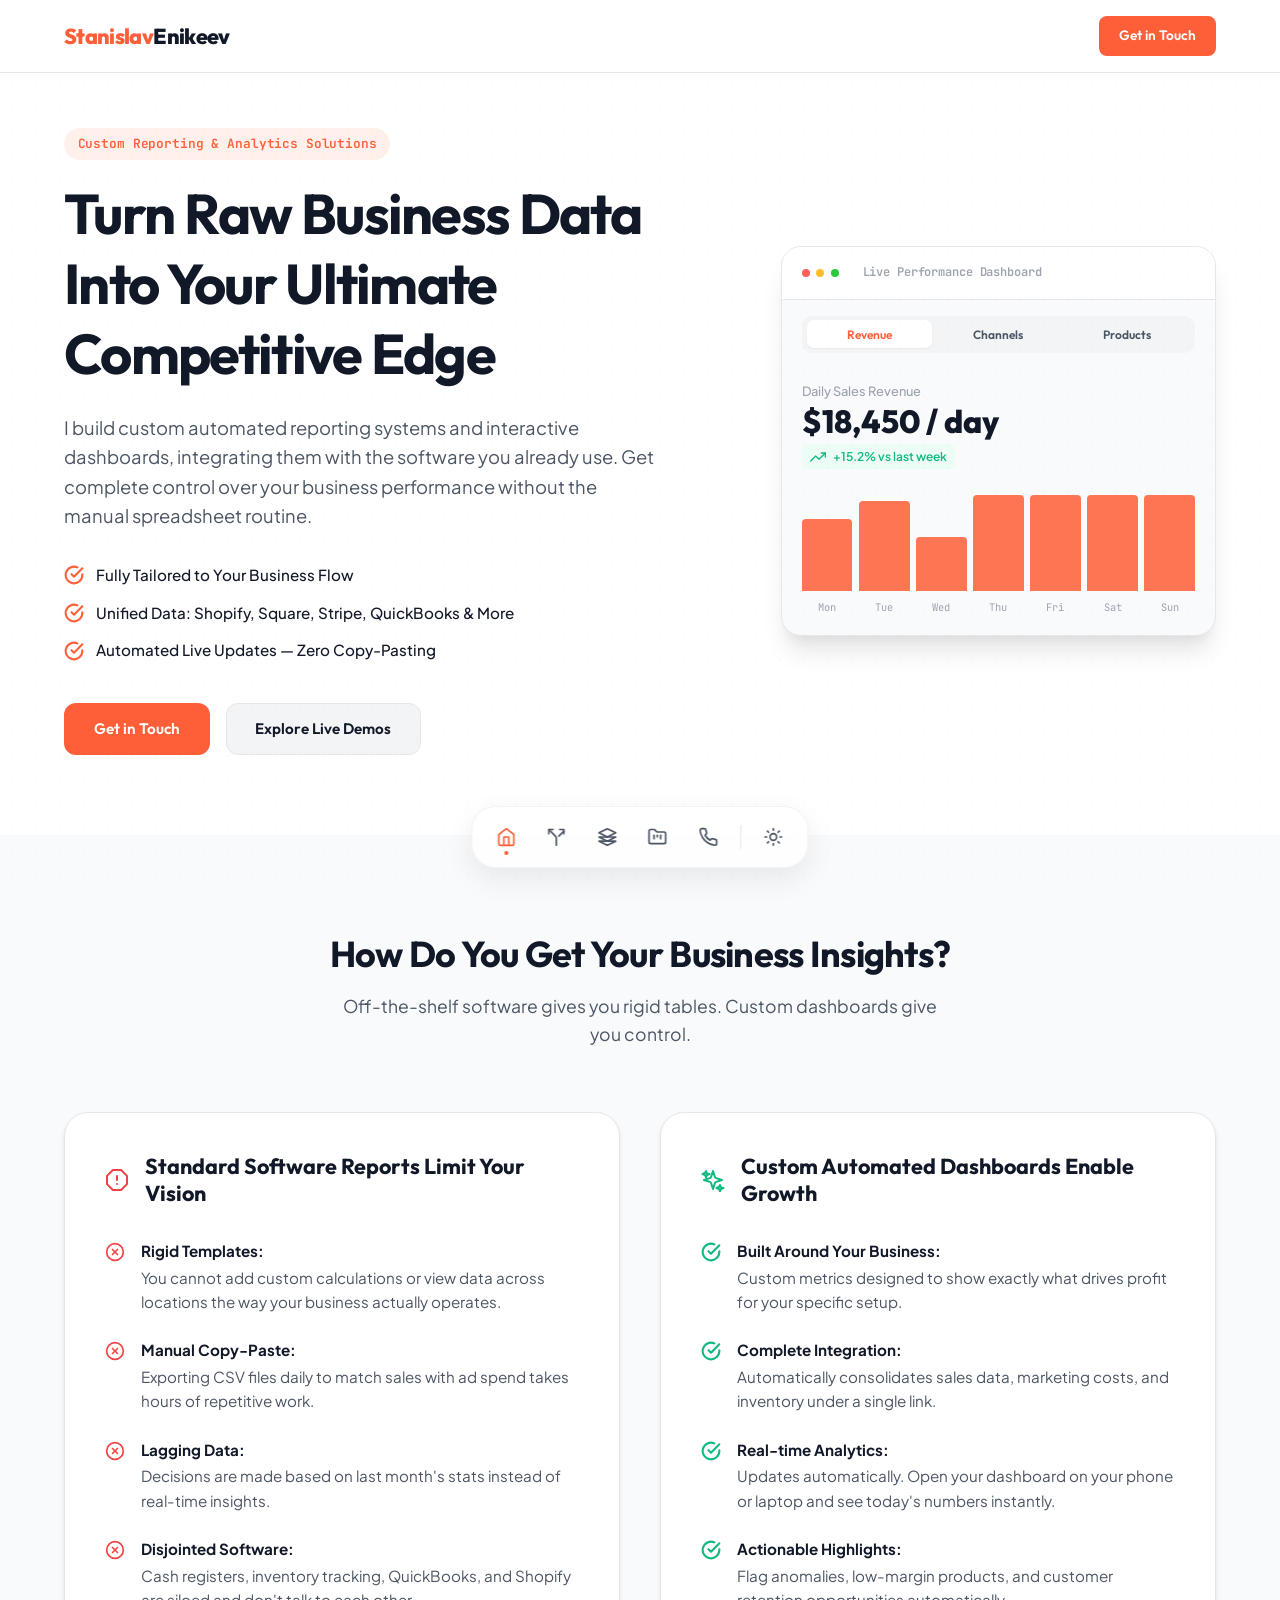
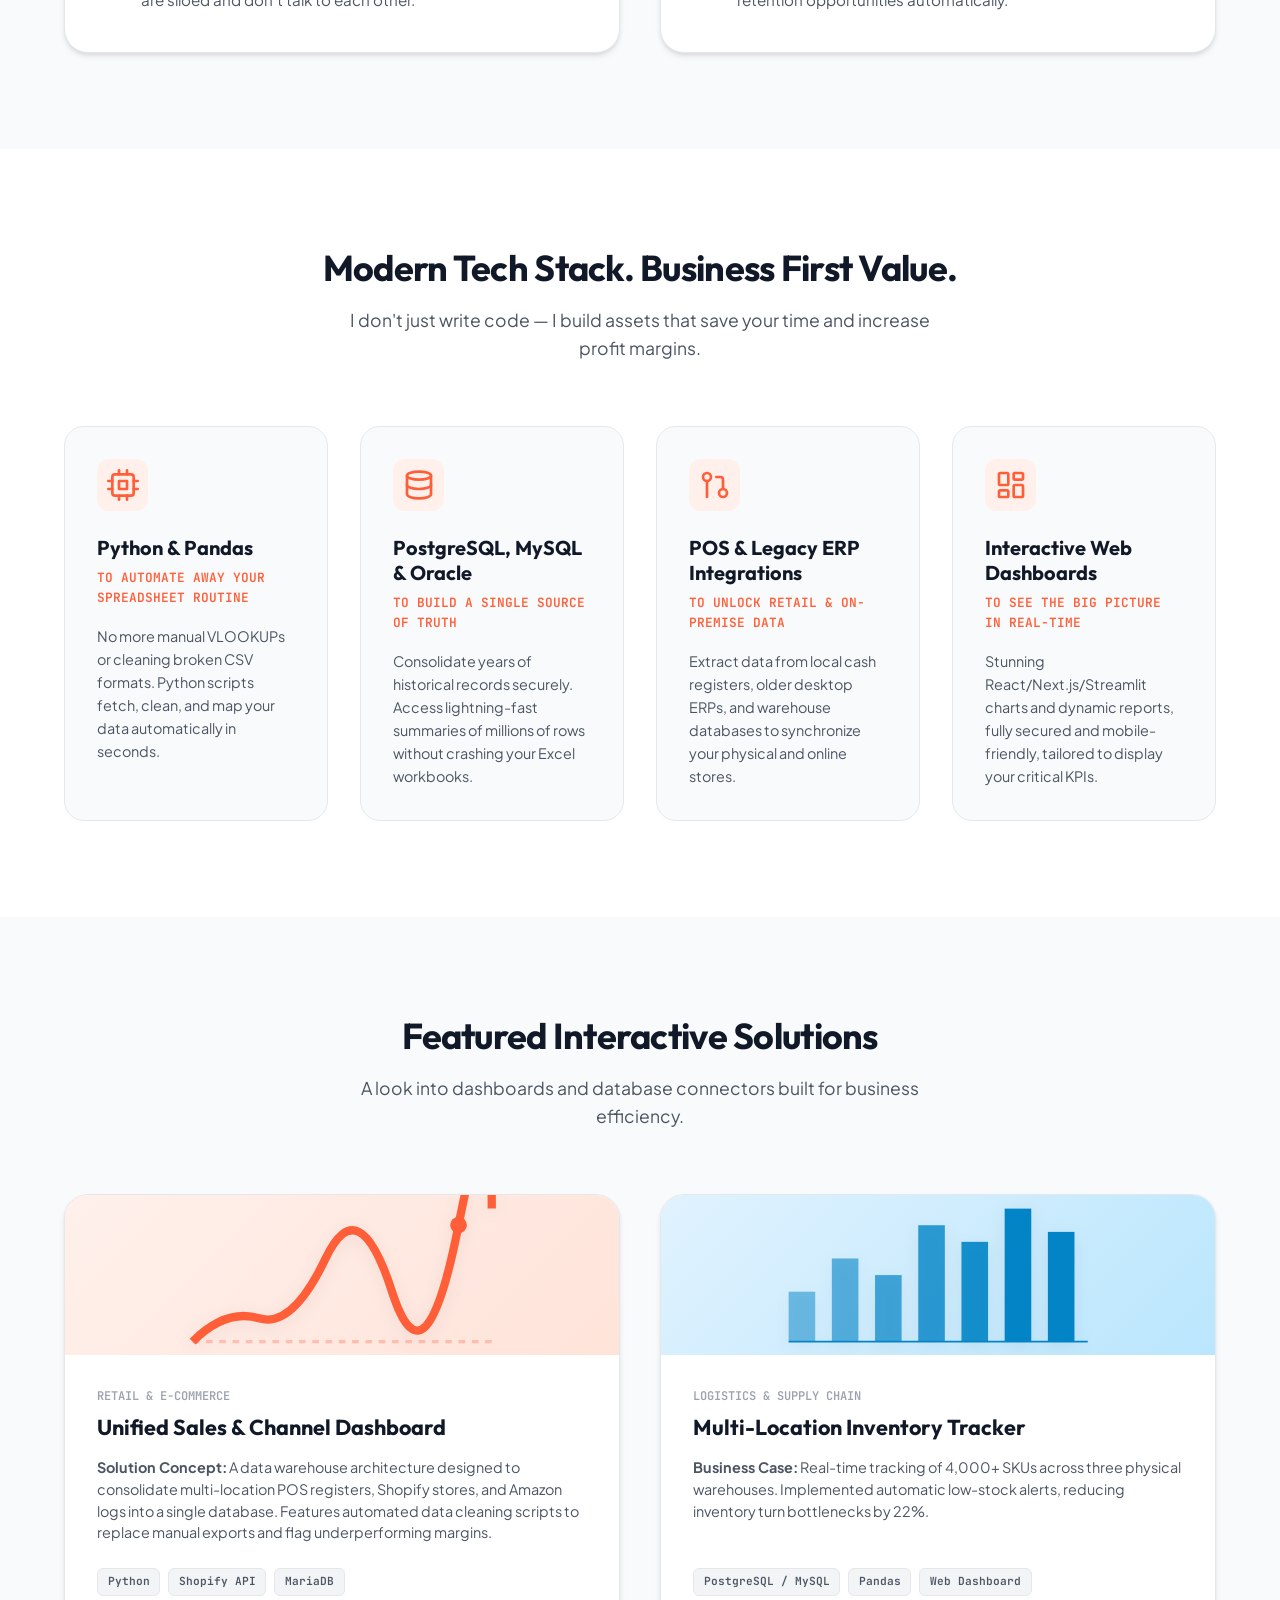
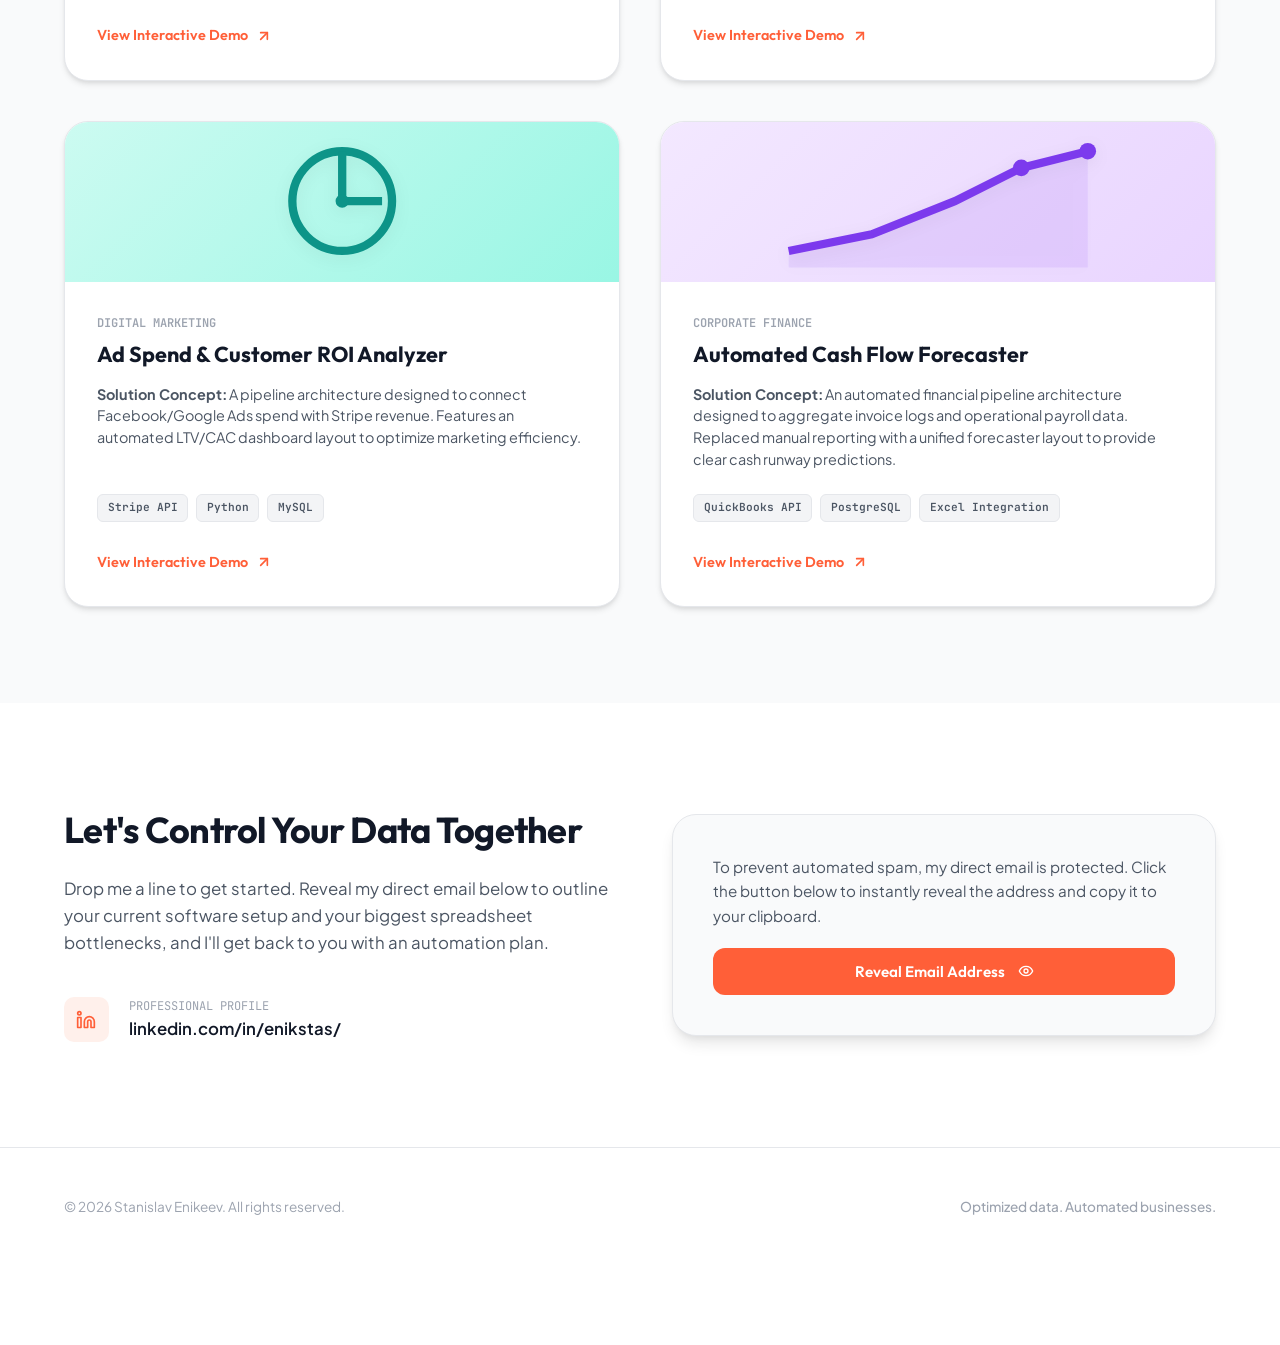
<file: index.html>
<!DOCTYPE html>
<html lang="en">
<head>
    <meta charset="UTF-8">
    <meta name="viewport" content="width=device-width, initial-scale=1.0">
    <title>Stanislav Enikeev | Custom Business Dashboards & Automation Analyst</title>
    <meta name="description" content="Custom automated reporting systems and interactive dashboards. Integrated with your POS, Stripe, QuickBooks, Shopify and databases. Get control over your business data without the spreadsheet routine.">
    <link rel="canonical" href="https://enikstas.github.io/portfolio/">
    <meta property="og:type" content="website">
    <meta property="og:title" content="Stanislav Enikeev | Custom Business Dashboards & Automation Analyst">
    <meta property="og:description" content="Custom automated reporting systems and interactive dashboards. Integrated with your POS, Stripe, QuickBooks, Shopify and databases.">
    <meta property="og:url" content="https://enikstas.github.io/portfolio/">
    <meta property="og:image" content="https://enikstas.github.io/portfolio/assets/og-cover.png">
    <meta name="twitter:card" content="summary_large_image">
    <meta name="twitter:title" content="Stanislav Enikeev | Custom Business Dashboards & Automation Analyst">
    <meta name="twitter:description" content="Custom automated reporting systems and interactive dashboards for your POS, Stripe, QuickBooks and Shopify data.">
    <meta name="twitter:image" content="https://enikstas.github.io/portfolio/assets/og-cover.png">
    <link rel="icon" type="image/png" href="assets/favicon.png">
    <link rel="preconnect" href="https://fonts.googleapis.com">
    <link rel="preconnect" href="https://fonts.gstatic.com" crossorigin>
    <link href="https://fonts.googleapis.com/css2?family=Outfit:wght@400;500;600;700;800&family=Plus+Jakarta+Sans:wght@400;500;600;700&family=JetBrains+Mono:wght@400;600&display=swap" rel="stylesheet">

    <link rel="stylesheet" href="style.css">
</head>
<body>
    <div class="grid-overlay"></div>
    
    <header class="top-header">
        <div class="container header-container">
            <a href="#hero" class="logo">
                <span class="logo-accent">Stanislav</span>Enikeev
            </a>
            <div class="header-cta">
                <a href="#contact" class="btn btn-primary btn-sm">Get in Touch</a>
            </div>
        </div>
    </header>

    <main>
        <section id="hero" class="hero-section">
            <div class="container hero-container">
                <div class="hero-content">
                    <div class="badge-accent">Custom Reporting & Analytics Solutions</div>
                    <h1>Turn Raw Business Data Into Your Ultimate Competitive Edge</h1>
                    <p class="hero-lead">I build custom automated reporting systems and interactive dashboards, integrating them with the software you already use. Get complete control over your business performance without the manual spreadsheet routine.</p>
                    
                    <div class="hero-benefits">
                        <div class="benefit-item">
                            <svg xmlns="http://www.w3.org/2000/svg" viewBox="0 0 24 24" fill="none" stroke="currentColor" stroke-width="2.5" stroke-linecap="round" stroke-linejoin="round" class="benefit-icon" aria-hidden="true" style="width: 1.25rem; height: 1.25rem;"><path d="M22 11.08V12a10 10 0 1 1-5.93-9.14"></path><polyline points="22 4 12 14.01 9 11.01"></polyline></svg>
                            <span>Fully Tailored to Your Business Flow</span>
                        </div>
                        <div class="benefit-item">
                            <svg xmlns="http://www.w3.org/2000/svg" viewBox="0 0 24 24" fill="none" stroke="currentColor" stroke-width="2.5" stroke-linecap="round" stroke-linejoin="round" class="benefit-icon" aria-hidden="true" style="width: 1.25rem; height: 1.25rem;"><path d="M22 11.08V12a10 10 0 1 1-5.93-9.14"></path><polyline points="22 4 12 14.01 9 11.01"></polyline></svg>
                            <span>Unified Data: Shopify, Square, Stripe, QuickBooks & More</span>
                        </div>
                        <div class="benefit-item">
                            <svg xmlns="http://www.w3.org/2000/svg" viewBox="0 0 24 24" fill="none" stroke="currentColor" stroke-width="2.5" stroke-linecap="round" stroke-linejoin="round" class="benefit-icon" aria-hidden="true" style="width: 1.25rem; height: 1.25rem;"><path d="M22 11.08V12a10 10 0 1 1-5.93-9.14"></path><polyline points="22 4 12 14.01 9 11.01"></polyline></svg>
                            <span>Automated Live Updates — Zero Copy-Pasting</span>
                        </div>
                    </div>

                    <div class="hero-actions">
                        <a href="#contact" class="btn btn-primary">Get in Touch</a>
                        <a href="#portfolio" class="btn btn-secondary">Explore Live Demos</a>
                    </div>
                </div>
                
                <div class="hero-visual">
                    <div class="dashboard-mock">
                        <div class="mock-header">
                            <div class="mock-dots">
                                <span class="dot red"></span>
                                <span class="dot yellow"></span>
                                <span class="dot green"></span>
                            </div>
                            <div class="mock-title">Live Performance Dashboard</div>
                        </div>
                        <div class="mock-controls">
                            <button class="mock-tab active" data-metric="revenue">Revenue</button>
                            <button class="mock-tab" data-metric="channels">Channels</button>
                            <button class="mock-tab" data-metric="products">Products</button>
                        </div>
                        <div class="mock-body">
                            <div class="metric-highlight">
                                <div class="metric-label" id="metric-title-label">Daily Sales Revenue</div>
                                <div class="metric-value" id="metric-value-display">$18,450 / day</div>
                                <div class="metric-change positive" id="metric-change-display">
                                    <svg xmlns="http://www.w3.org/2000/svg" viewBox="0 0 24 24" fill="none" stroke="currentColor" stroke-width="2" stroke-linecap="round" stroke-linejoin="round" aria-hidden="true" style="width: 1rem; height: 1rem; vertical-align: middle; display: inline-block; margin-right: 2px;"><polyline points="23 6 13.5 15.5 8.5 10.5 1 18"></polyline><polyline points="17 6 23 6 23 12"></polyline></svg> +15.2% vs last week
                                </div>
                            </div>
                            <div class="mock-chart-container">
                                <div class="chart-bars" id="chart-bars-container">
                                    <div class="chart-bar-wrapper">
                                        <div class="chart-bar" style="height: 60%;"></div>
                                        <span class="chart-label">Mon</span>
                                    </div>
                                    <div class="chart-bar-wrapper">
                                        <div class="chart-bar" style="height: 75%;"></div>
                                        <span class="chart-label">Tue</span>
                                    </div>
                                    <div class="chart-bar-wrapper">
                                        <div class="chart-bar" style="height: 45%;"></div>
                                        <span class="chart-label">Wed</span>
                                    </div>
                                    <div class="chart-bar-wrapper">
                                        <div class="chart-bar" style="height: 90%;"></div>
                                        <span class="chart-label">Thu</span>
                                    </div>
                                    <div class="chart-bar-wrapper">
                                        <div class="chart-bar" style="height: 80%;"></div>
                                        <span class="chart-label">Fri</span>
                                    </div>
                                    <div class="chart-bar-wrapper">
                                        <div class="chart-bar" style="height: 95%;"></div>
                                        <span class="chart-label">Sat</span>
                                    </div>
                                    <div class="chart-bar-wrapper">
                                        <div class="chart-bar" style="height: 85%;"></div>
                                        <span class="chart-label">Sun</span>
                                    </div>
                                </div>
                            </div>
                        </div>
                    </div>
                </div>
            </div>
        </section>

        <section id="problem-solution" class="contrast-section">
            <div class="container">
                <div class="section-header text-center">
                    <h2>How Do You Get Your Business Insights?</h2>
                    <p class="section-subtitle">Off-the-shelf software gives you rigid tables. Custom dashboards give you control.</p>
                </div>
                
                <div class="contrast-grid">
                    <div class="contrast-card problem-card">
                        <div class="card-icon-header text-error">
                            <svg xmlns="http://www.w3.org/2000/svg" viewBox="0 0 24 24" fill="none" stroke="currentColor" stroke-width="2" stroke-linecap="round" stroke-linejoin="round" aria-hidden="true" style="width: 1.5rem; height: 1.5rem; vertical-align: middle;"><polygon points="7.86 2 16.14 2 22 7.86 22 16.14 16.14 22 7.86 22 2 16.14 2 7.86 7.86 2"></polygon><line x1="12" y1="8" x2="12" y2="12"></line><line x1="12" y1="16" x2="12.01" y2="16"></line></svg>
                            <h3>Standard Software Reports Limit Your Vision</h3>
                        </div>
                        <ul class="contrast-list">
                            <li>
                                <svg xmlns="http://www.w3.org/2000/svg" viewBox="0 0 24 24" fill="none" stroke="currentColor" stroke-width="2" stroke-linecap="round" stroke-linejoin="round" aria-hidden="true" style="width: 1.25rem; height: 1.25rem; flex-shrink: 0;"><circle cx="12" cy="12" r="10"></circle><line x1="15" y1="9" x2="9" y2="15"></line><line x1="9" y1="9" x2="15" y2="15"></line></svg>
                                <div>
                                    <strong>Rigid Templates:</strong> You cannot add custom calculations or view data across locations the way your business actually operates.
                                </div>
                            </li>
                            <li>
                                <svg xmlns="http://www.w3.org/2000/svg" viewBox="0 0 24 24" fill="none" stroke="currentColor" stroke-width="2" stroke-linecap="round" stroke-linejoin="round" aria-hidden="true" style="width: 1.25rem; height: 1.25rem; flex-shrink: 0;"><circle cx="12" cy="12" r="10"></circle><line x1="15" y1="9" x2="9" y2="15"></line><line x1="9" y1="9" x2="15" y2="15"></line></svg>
                                <div>
                                    <strong>Manual Copy-Paste:</strong> Exporting CSV files daily to match sales with ad spend takes hours of repetitive work.
                                </div>
                            </li>
                            <li>
                                <svg xmlns="http://www.w3.org/2000/svg" viewBox="0 0 24 24" fill="none" stroke="currentColor" stroke-width="2" stroke-linecap="round" stroke-linejoin="round" aria-hidden="true" style="width: 1.25rem; height: 1.25rem; flex-shrink: 0;"><circle cx="12" cy="12" r="10"></circle><line x1="15" y1="9" x2="9" y2="15"></line><line x1="9" y1="9" x2="15" y2="15"></line></svg>
                                <div>
                                    <strong>Lagging Data:</strong> Decisions are made based on last month's stats instead of real-time insights.
                                </div>
                            </li>
                            <li>
                                <svg xmlns="http://www.w3.org/2000/svg" viewBox="0 0 24 24" fill="none" stroke="currentColor" stroke-width="2" stroke-linecap="round" stroke-linejoin="round" aria-hidden="true" style="width: 1.25rem; height: 1.25rem; flex-shrink: 0;"><circle cx="12" cy="12" r="10"></circle><line x1="15" y1="9" x2="9" y2="15"></line><line x1="9" y1="9" x2="15" y2="15"></line></svg>
                                <div>
                                    <strong>Disjointed Software:</strong> Cash registers, inventory tracking, QuickBooks, and Shopify are siloed and don't talk to each other.
                                </div>
                            </li>
                        </ul>
                    </div>

                    <div class="contrast-card solution-card">
                        <div class="card-icon-header text-success">
                            <svg xmlns="http://www.w3.org/2000/svg" viewBox="0 0 24 24" fill="none" stroke="currentColor" stroke-width="2" stroke-linecap="round" stroke-linejoin="round" aria-hidden="true" style="width: 1.5rem; height: 1.5rem; vertical-align: middle;"><path d="m12 3-1.912 5.813a2 2 0 0 1-1.275 1.275L3 12l5.813 1.912a2 2 0 0 1 1.275 1.275L12 21l1.912-5.813a2 2 0 0 1 1.275-1.275L21 12l-5.813-1.912a2 2 0 0 1-1.275-1.275Z"></path><path d="m5 3 1 2.5L8.5 6 6 7 5 9.5 4 7 1.5 6 4 5Z"></path><path d="m19 17 1 2.5 2.5.5-2.5 1-1 2.5-1-2.5-2.5-1 2.5-1Z"></path></svg>
                            <h3>Custom Automated Dashboards Enable Growth</h3>
                        </div>
                        <ul class="contrast-list">
                            <li>
                                <svg xmlns="http://www.w3.org/2000/svg" viewBox="0 0 24 24" fill="none" stroke="currentColor" stroke-width="2.5" stroke-linecap="round" stroke-linejoin="round" aria-hidden="true" style="width: 1.25rem; height: 1.25rem; flex-shrink: 0;"><path d="M22 11.08V12a10 10 0 1 1-5.93-9.14"></path><polyline points="22 4 12 14.01 9 11.01"></polyline></svg>
                                <div>
                                    <strong>Built Around Your Business:</strong> Custom metrics designed to show exactly what drives profit for your specific setup.
                                </div>
                            </li>
                            <li>
                                <svg xmlns="http://www.w3.org/2000/svg" viewBox="0 0 24 24" fill="none" stroke="currentColor" stroke-width="2.5" stroke-linecap="round" stroke-linejoin="round" aria-hidden="true" style="width: 1.25rem; height: 1.25rem; flex-shrink: 0;"><path d="M22 11.08V12a10 10 0 1 1-5.93-9.14"></path><polyline points="22 4 12 14.01 9 11.01"></polyline></svg>
                                <div>
                                    <strong>Complete Integration:</strong> Automatically consolidates sales data, marketing costs, and inventory under a single link.
                                </div>
                            </li>
                            <li>
                                <svg xmlns="http://www.w3.org/2000/svg" viewBox="0 0 24 24" fill="none" stroke="currentColor" stroke-width="2.5" stroke-linecap="round" stroke-linejoin="round" aria-hidden="true" style="width: 1.25rem; height: 1.25rem; flex-shrink: 0;"><path d="M22 11.08V12a10 10 0 1 1-5.93-9.14"></path><polyline points="22 4 12 14.01 9 11.01"></polyline></svg>
                                <div>
                                    <strong>Real-time Analytics:</strong> Updates automatically. Open your dashboard on your phone or laptop and see today's numbers instantly.
                                </div>
                            </li>
                            <li>
                                <svg xmlns="http://www.w3.org/2000/svg" viewBox="0 0 24 24" fill="none" stroke="currentColor" stroke-width="2.5" stroke-linecap="round" stroke-linejoin="round" aria-hidden="true" style="width: 1.25rem; height: 1.25rem; flex-shrink: 0;"><path d="M22 11.08V12a10 10 0 1 1-5.93-9.14"></path><polyline points="22 4 12 14.01 9 11.01"></polyline></svg>
                                <div>
                                    <strong>Actionable Highlights:</strong> Flag anomalies, low-margin products, and customer retention opportunities automatically.
                                </div>
                            </li>
                        </ul>
                    </div>
                </div>
            </div>
        </section>

        <section id="tech-value" class="tech-value-section">
            <div class="container">
                <div class="section-header text-center">
                    <h2>Modern Tech Stack. Business First Value.</h2>
                    <p class="section-subtitle">I don't just write code — I build assets that save your time and increase profit margins.</p>
                </div>
                
                <div class="value-grid">
                    <div class="value-card">
                        <div class="value-icon-box">
                            <svg xmlns="http://www.w3.org/2000/svg" viewBox="0 0 24 24" fill="none" stroke="currentColor" stroke-width="2" stroke-linecap="round" stroke-linejoin="round" aria-hidden="true" style="width: 2rem; height: 2rem; color: var(--accent);"><rect x="4" y="4" width="16" height="16" rx="2" ry="2"></rect><rect x="9" y="9" width="6" height="6"></rect><line x1="9" y1="1" x2="9" y2="4"></line><line x1="15" y1="1" x2="15" y2="4"></line><line x1="9" y1="20" x2="9" y2="23"></line><line x1="15" y1="20" x2="15" y2="23"></line><line x1="20" y1="9" x2="23" y2="9"></line><line x1="20" y1="15" x2="23" y2="15"></line><line x1="1" y1="9" x2="4" y2="9"></line><line x1="1" y1="15" x2="4" y2="15"></line></svg>
                        </div>
                        <h3>Python & Pandas</h3>
                        <p class="value-tagline">To automate away your spreadsheet routine</p>
                        <p class="value-desc">No more manual VLOOKUPs or cleaning broken CSV formats. Python scripts fetch, clean, and map your data automatically in seconds.</p>
                    </div>

                    <div class="value-card">
                        <div class="value-icon-box">
                            <svg xmlns="http://www.w3.org/2000/svg" viewBox="0 0 24 24" fill="none" stroke="currentColor" stroke-width="2" stroke-linecap="round" stroke-linejoin="round" aria-hidden="true" style="width: 2rem; height: 2rem; color: var(--accent);"><ellipse cx="12" cy="5" rx="9" ry="3"></ellipse><path d="M3 5v14c0 1.66 4 3 9 3s9-1.34 9-3V5"></path><path d="M3 12c0 1.66 4 3 9 3s9-1.34 9-3"></path></svg>
                        </div>
                        <h3>PostgreSQL, MySQL & Oracle</h3>
                        <p class="value-tagline">To build a single source of truth</p>
                        <p class="value-desc">Consolidate years of historical records securely. Access lightning-fast summaries of millions of rows without crashing your Excel workbooks.</p>
                    </div>

                    <div class="value-card">
                        <div class="value-icon-box">
                            <svg xmlns="http://www.w3.org/2000/svg" viewBox="0 0 24 24" fill="none" stroke="currentColor" stroke-width="2" stroke-linecap="round" stroke-linejoin="round" aria-hidden="true" style="width: 2rem; height: 2rem; color: var(--accent);"><circle cx="18" cy="18" r="3"></circle><circle cx="6" cy="6" r="3"></circle><path d="M13 6h3a2 2 0 0 1 2 2v7"></path><line x1="6" y1="9" x2="6" y2="21"></line></svg>
                        </div>
                        <h3>POS & Legacy ERP Integrations</h3>
                        <p class="value-tagline">To unlock retail & on-premise data</p>
                        <p class="value-desc">Extract data from local cash registers, older desktop ERPs, and warehouse databases to synchronize your physical and online stores.</p>
                    </div>

                    <div class="value-card">
                        <div class="value-icon-box">
                            <svg xmlns="http://www.w3.org/2000/svg" viewBox="0 0 24 24" fill="none" stroke="currentColor" stroke-width="2" stroke-linecap="round" stroke-linejoin="round" aria-hidden="true" style="width: 2rem; height: 2rem; color: var(--accent);"><rect x="3" y="3" width="7" height="9" rx="1"></rect><rect x="14" y="3" width="7" height="5" rx="1"></rect><rect x="14" y="12" width="7" height="9" rx="1"></rect><rect x="3" y="16" width="7" height="5" rx="1"></rect></svg>
                        </div>
                        <h3>Interactive Web Dashboards</h3>
                        <p class="value-tagline">To see the big picture in real-time</p>
                        <p class="value-desc">Stunning React/Next.js/Streamlit charts and dynamic reports, fully secured and mobile-friendly, tailored to display your critical KPIs.</p>
                    </div>
                </div>
            </div>
        </section>

        <section id="portfolio" class="portfolio-section">
            <div class="container">
                <div class="section-header text-center">
                    <h2>Featured Interactive Solutions</h2>
                    <p class="section-subtitle">A look into dashboards and database connectors built for business efficiency.</p>
                </div>
                
                <div class="portfolio-grid">
                    <div class="portfolio-card">
                        <div class="portfolio-visual-mock bg-gradient-orange">
                            <svg class="portfolio-svg" viewBox="0 0 100 50" aria-hidden="true">
                                <path d="M5 45 Q 15 35, 25 38 T 45 20 T 65 30 T 85 10 T 95 5" fill="none" stroke="currentColor" stroke-width="2.5" />
                                <circle cx="85" cy="10" r="2.5" fill="currentColor" />
                                <line x1="5" y1="45" x2="95" y2="45" stroke="currentColor" stroke-dasharray="2" opacity="0.3" />
                            </svg>
                        </div>
                        <div class="portfolio-info">
                            <span class="portfolio-meta">Retail & E-commerce</span>
                            <h3>Unified Sales & Channel Dashboard</h3>
                            <p class="portfolio-case"><strong>Solution Concept:</strong> A data warehouse architecture designed to consolidate multi-location POS registers, Shopify stores, and Amazon logs into a single database. Features automated data cleaning scripts to replace manual exports and flag underperforming margins.</p>
                            <div class="portfolio-tech-tags">
                                <span>Python</span>
                                <span>Shopify API</span>
                                <span>MariaDB</span>
                            </div>
                            <a href="dashboards/sales-demo.html" class="portfolio-link">
                                View Interactive Demo <svg xmlns="http://www.w3.org/2000/svg" viewBox="0 0 24 24" fill="none" stroke="currentColor" stroke-width="2.5" stroke-linecap="round" stroke-linejoin="round" aria-hidden="true" style="width: 1rem; height: 1rem; vertical-align: middle; display: inline-block; margin-left: 2px;"><line x1="7" y1="17" x2="17" y2="7"></line><polyline points="7 7 17 7 17 17"></polyline></svg>
                            </a>
                        </div>
                    </div>

                    <div class="portfolio-card">
                        <div class="portfolio-visual-mock bg-gradient-blue">
                            <svg class="portfolio-svg" viewBox="0 0 100 50" aria-hidden="true">
                                <rect x="5" y="30" width="8" height="15" fill="currentColor" opacity="0.5" />
                                <rect x="18" y="20" width="8" height="25" fill="currentColor" opacity="0.6" />
                                <rect x="31" y="25" width="8" height="20" fill="currentColor" opacity="0.7" />
                                <rect x="44" y="10" width="8" height="35" fill="currentColor" opacity="0.8" />
                                <rect x="57" y="15" width="8" height="30" fill="currentColor" opacity="0.9" />
                                <rect x="70" y="5" width="8" height="40" fill="currentColor" />
                                <rect x="83" y="12" width="8" height="33" fill="currentColor" />
                                <line x1="5" y1="45" x2="95" y2="45" stroke="currentColor" stroke-width="0.5"/>
                            </svg>
                        </div>
                        <div class="portfolio-info">
                            <span class="portfolio-meta">Logistics & Supply Chain</span>
                            <h3>Multi-Location Inventory Tracker</h3>
                            <p class="portfolio-case"><strong>Business Case:</strong> Real-time tracking of 4,000+ SKUs across three physical warehouses. Implemented automatic low-stock alerts, reducing inventory turn bottlenecks by 22%.</p>
                            <div class="portfolio-tech-tags">
                                <span>PostgreSQL / MySQL</span>
                                <span>Pandas</span>
                                <span>Web Dashboard</span>
                            </div>
                            <a href="dashboards/inventory-demo.html" class="portfolio-link">
                                View Interactive Demo <svg xmlns="http://www.w3.org/2000/svg" viewBox="0 0 24 24" fill="none" stroke="currentColor" stroke-width="2.5" stroke-linecap="round" stroke-linejoin="round" aria-hidden="true" style="width: 1rem; height: 1rem; vertical-align: middle; display: inline-block; margin-left: 2px;"><line x1="7" y1="17" x2="17" y2="7"></line><polyline points="7 7 17 7 17 17"></polyline></svg>
                            </a>
                        </div>
                    </div>

                    <div class="portfolio-card">
                        <div class="portfolio-visual-mock bg-gradient-teal">
                            <svg class="portfolio-svg" viewBox="0 0 100 50" aria-hidden="true">
                                <circle cx="50" cy="25" r="15" fill="none" stroke="currentColor" stroke-width="2.5" />
                                <path d="M50 10 L50 25 L62 25" fill="none" stroke="currentColor" stroke-width="2.5" />
                                <circle cx="50" cy="25" r="2" fill="currentColor"/>
                            </svg>
                        </div>
                        <div class="portfolio-info">
                            <span class="portfolio-meta">Digital Marketing</span>
                            <h3>Ad Spend & Customer ROI Analyzer</h3>
                            <p class="portfolio-case"><strong>Solution Concept:</strong> A pipeline architecture designed to connect Facebook/Google Ads spend with Stripe revenue. Features an automated LTV/CAC dashboard layout to optimize marketing efficiency.</p>
                            <div class="portfolio-tech-tags">
                                <span>Stripe API</span>
                                <span>Python</span>
                                <span>MySQL</span>
                            </div>
                            <a href="dashboards/marketing-demo.html" class="portfolio-link">
                                View Interactive Demo <svg xmlns="http://www.w3.org/2000/svg" viewBox="0 0 24 24" fill="none" stroke="currentColor" stroke-width="2.5" stroke-linecap="round" stroke-linejoin="round" aria-hidden="true" style="width: 1rem; height: 1rem; vertical-align: middle; display: inline-block; margin-left: 2px;"><line x1="7" y1="17" x2="17" y2="7"></line><polyline points="7 7 17 7 17 17"></polyline></svg>
                            </a>
                        </div>
                    </div>

                    <div class="portfolio-card">
                        <div class="portfolio-visual-mock bg-gradient-purple">
                            <svg class="portfolio-svg" viewBox="0 0 100 50" aria-hidden="true">
                                <path d="M5 40 L30 35 L55 25 L75 15 L95 10" fill="none" stroke="currentColor" stroke-width="2.5" />
                                <path d="M5 40 L30 35 L55 25 L75 15 L95 10 L95 45 L5 45 Z" fill="currentColor" opacity="0.1" />
                                <circle cx="95" cy="10" r="2.5" fill="currentColor" />
                                <circle cx="75" cy="15" r="2.5" fill="currentColor" />
                            </svg>
                        </div>
                        <div class="portfolio-info">
                            <span class="portfolio-meta">Corporate Finance</span>
                            <h3>Automated Cash Flow Forecaster</h3>
                            <p class="portfolio-case"><strong>Solution Concept:</strong> An automated financial pipeline architecture designed to aggregate invoice logs and operational payroll data. Replaced manual reporting with a unified forecaster layout to provide clear cash runway predictions.</p>
                            <div class="portfolio-tech-tags">
                                <span>QuickBooks API</span>
                                <span>PostgreSQL</span>
                                <span>Excel Integration</span>
                            </div>
                            <a href="dashboards/cashflow-demo.html" class="portfolio-link">
                                View Interactive Demo <svg xmlns="http://www.w3.org/2000/svg" viewBox="0 0 24 24" fill="none" stroke="currentColor" stroke-width="2.5" stroke-linecap="round" stroke-linejoin="round" aria-hidden="true" style="width: 1rem; height: 1rem; vertical-align: middle; display: inline-block; margin-left: 2px;"><line x1="7" y1="17" x2="17" y2="7"></line><polyline points="7 7 17 7 17 17"></polyline></svg>
                            </a>
                        </div>
                    </div>
                </div>
            </div>
        </section>

        <section id="contact" class="contact-section">
            <div class="container contact-container">
                <div class="contact-info-block">
                    <h2>Let's Control Your Data Together</h2>
                    <p>Drop me a line to get started. Reveal my direct email below to outline your current software setup and your biggest spreadsheet bottlenecks, and I'll get back to you with an automation plan.</p>
                    
                    <div class="contact-methods">
                        
                        <div class="contact-method-item">
                            <div class="method-icon"><svg xmlns="http://www.w3.org/2000/svg" viewBox="0 0 24 24" fill="none" stroke="currentColor" stroke-width="2" stroke-linecap="round" stroke-linejoin="round" style="width: 1.25rem; height: 1.25rem;" aria-hidden="true"><path d="M16 8a6 6 0 0 1 6 6v7h-4v-7a2 2 0 0 0-2-2 2 2 0 0 0-2 2v7h-4v-7a6 6 0 0 1 6-6z"></path><rect width="4" height="12" x="2" y="9"></rect><circle cx="4" cy="4" r="2"></circle></svg></div>
                            <div>
                                <div class="method-label">Professional Profile</div>
                                <a href="https://linkedin.com/in/enikstas/" target="_blank" rel="noopener noreferrer" class="method-link">linkedin.com/in/enikstas/</a>
                            </div>
                        </div>
                        
                    </div>
                </div>
                
                <div class="contact-form-block">
                    <p style="margin-bottom: 20px; font-size: 0.95rem; color: var(--text-secondary);">To prevent automated spam, my direct email is protected. Click the button below to instantly reveal the address and copy it to your clipboard.</p>
                    <button type="button" class="btn btn-primary btn-block" onclick="revealCalculatedEmail(this)" aria-label="Reveal Stanislav's email address and copy it to clipboard">Reveal Email Address <svg xmlns="http://www.w3.org/2000/svg" viewBox="0 0 24 24" fill="none" stroke="currentColor" stroke-width="2" stroke-linecap="round" stroke-linejoin="round" aria-hidden="true" style="width: 1rem; height: 1rem; vertical-align: middle; display: inline-block; margin-left: 5px;"><path d="M2 12s3-7 10-7 10 7 10 7-3 7-10 7-10-7-10-7Z"></path><circle cx="12" cy="12" r="3"></circle></svg></button>
                    <div id="email-display" style="display:none; margin-top: 15px; padding: 12px; background: var(--bg-tertiary); border: 1px solid rgba(255,95,56,0.3); border-radius: 8px; font-family: 'JetBrains Mono', monospace; font-size: 1.1rem; text-align: center; color: var(--text-primary);"></div>
                </div>
            </div>
        </section>
    </main>

    <footer class="main-footer">
        <div class="container footer-content">
            <p>&copy; 2026 Stanislav Enikeev. All rights reserved.</p>
            <p class="footer-tagline">Optimized data. Automated businesses.</p>
        </div>
    </footer>

    <nav class="dock-bar-nav" id="dock-nav">
        <div class="dock-nav-items">
            <a href="#hero" class="dock-item active" data-tooltip="Home">
                <svg xmlns="http://www.w3.org/2000/svg" viewBox="0 0 24 24" fill="none" stroke="currentColor" stroke-width="2" stroke-linecap="round" stroke-linejoin="round" aria-hidden="true" style="width: 1.25rem; height: 1.25rem;"><path d="m3 9 9-7 9 7v11a2 2 0 0 1-2 2H5a2 2 0 0 1-2-2z"></path><polyline points="9 22 9 12 15 12 15 22"></polyline></svg>
                <span class="dock-dot"></span>
            </a>
            <a href="#problem-solution" class="dock-item" data-tooltip="Comparison">
                <svg xmlns="http://www.w3.org/2000/svg" viewBox="0 0 24 24" fill="none" stroke="currentColor" stroke-width="2" stroke-linecap="round" stroke-linejoin="round" aria-hidden="true" style="width: 1.25rem; height: 1.25rem;"><path d="M16 3h5v5"></path><path d="M8 3H3v5"></path><path d="M12 22v-8.3a4 4 0 0 0-1.172-2.828L3 3"></path><path d="m15 10.878 6-6"></path></svg>
                <span class="dock-dot"></span>
            </a>
            <a href="#tech-value" class="dock-item" data-tooltip="Services">
                <svg xmlns="http://www.w3.org/2000/svg" viewBox="0 0 24 24" fill="none" stroke="currentColor" stroke-width="2" stroke-linecap="round" stroke-linejoin="round" aria-hidden="true" style="width: 1.25rem; height: 1.25rem;"><polygon points="12 2 2 7 12 12 22 7 12 2"></polygon><polygon points="2 17 12 22 22 17"></polygon><polygon points="2 12 12 17 22 12"></polygon></svg>
                <span class="dock-dot"></span>
            </a>
            <a href="#portfolio" class="dock-item" data-tooltip="Portfolio">
                <svg xmlns="http://www.w3.org/2000/svg" viewBox="0 0 24 24" fill="none" stroke="currentColor" stroke-width="2" stroke-linecap="round" stroke-linejoin="round" aria-hidden="true" style="width: 1.25rem; height: 1.25rem;"><path d="M4 20h16a2 2 0 0 0 2-2V8a2 2 0 0 0-2-2h-7.93a2 2 0 0 1-1.66-.9l-.82-1.2A2 2 0 0 0 7.93 3H4a2 2 0 0 0-2 2v13a2 2 0 0 0 2 2Z"></path><path d="M8 10v4"></path><path d="M12 10v2"></path><path d="M16 10v4"></path></svg>
                <span class="dock-dot"></span>
            </a>
            <a href="#contact" class="dock-item" data-tooltip="Contact">
                <svg xmlns="http://www.w3.org/2000/svg" viewBox="0 0 24 24" fill="none" stroke="currentColor" stroke-width="2" stroke-linecap="round" stroke-linejoin="round" aria-hidden="true" style="width: 1.25rem; height: 1.25rem;"><path d="M22 16.92v3a2 2 0 0 1-2.18 2 19.79 19.79 0 0 1-8.63-3.07 19.5 19.5 0 0 1-6-6 19.79 19.79 0 0 1-3.07-8.67A2 2 0 0 1 4.11 2h3a2 2 0 0 1 2 1.72 12.84 12.84 0 0 0 .7 2.81 2 2 0 0 1-.45 2.11L8.09 9.91a16 16 0 0 0 6 6l1.27-1.27a2 2 0 0 1 2.11-.45 12.84 12.84 0 0 0 2.81.7A2 2 0 0 1 22 16.92z"></path></svg>
                <span class="dock-dot"></span>
            </a>
            <div class="dock-divider"></div>
            <button class="dock-item theme-toggle-btn" id="theme-toggle" data-tooltip="Toggle Mode" aria-label="Toggle dark mode">
                <svg xmlns="http://www.w3.org/2000/svg" viewBox="0 0 24 24" fill="none" stroke="currentColor" stroke-width="2" stroke-linecap="round" stroke-linejoin="round" aria-hidden="true" class="sun-icon" style="width: 1.25rem; height: 1.25rem;"><circle cx="12" cy="12" r="4"></circle><path d="M12 2v2"></path><path d="M12 20v2"></path><path d="m4.93 4.93 1.41 1.41"></path><path d="m17.66 17.66 1.41 1.41"></path><path d="M2 12h2"></path><path d="M20 12h2"></path><path d="m6.34 17.66-1.41 1.41"></path><path d="m19.07 4.93-1.41 1.41"></path></svg>
                <svg xmlns="http://www.w3.org/2000/svg" viewBox="0 0 24 24" fill="none" stroke="currentColor" stroke-width="2" stroke-linecap="round" stroke-linejoin="round" aria-hidden="true" class="moon-icon" style="width: 1.25rem; height: 1.25rem;"><path d="M12 3a6 6 0 0 0 9 9 9 9 0 1 1-9-9Z"></path></svg>
            </button>
        </div>
    </nav>

    <div class="toast-container" id="toast-container"></div>

    <script src="script.js"></script>
</body>
</html>
</file>
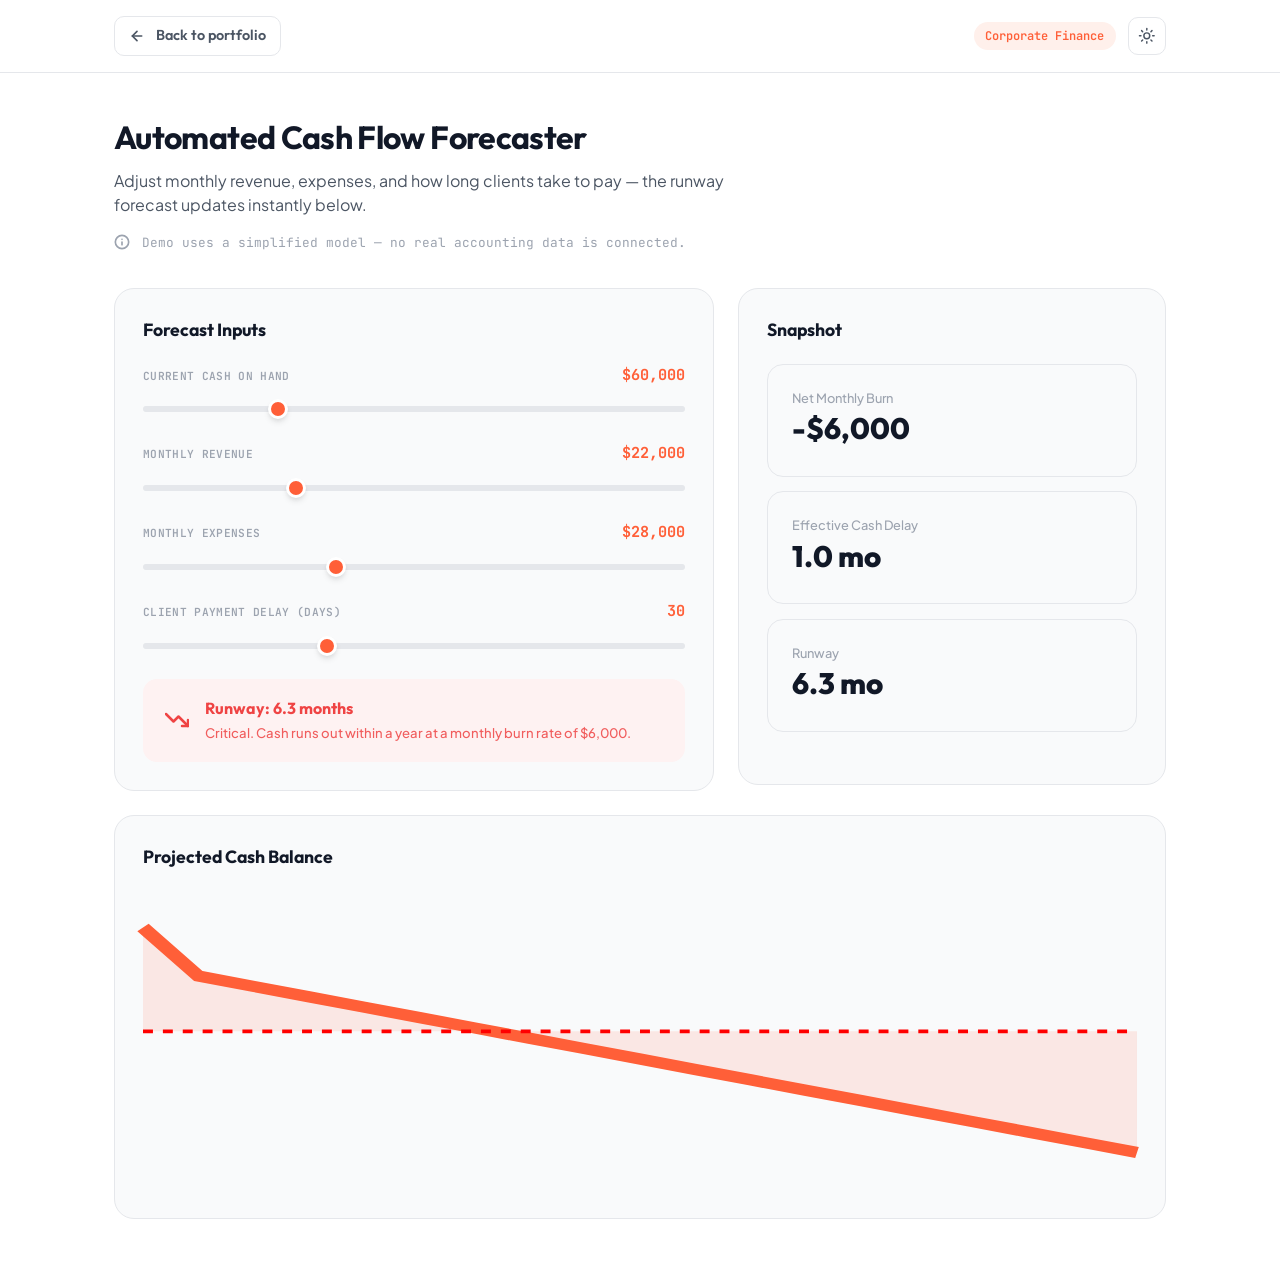
<file: dashboards/cashflow-demo.html>
<!DOCTYPE html>
<html lang="en">
<head>
<meta charset="UTF-8">
<meta name="viewport" content="width=device-width, initial-scale=1.0">
<title>Automated Cash Flow Forecaster — Demo | Stanislav Enikeev</title>
<meta name="description" content="Interactive demo: forecast your cash runway by adjusting revenue, expenses, and client payment delay.">
<link rel="canonical" href="https://enikstas.github.io/portfolio/dashboards/cashflow-demo.html">
<link href="https://fonts.googleapis.com/css2?family=Outfit:wght@400;500;600;700;800&family=Plus+Jakarta+Sans:wght@400;500;600;700&family=JetBrains+Mono:wght@400;600&display=swap" rel="stylesheet">
<link rel="stylesheet" href="demo-style.css">
</head>
<body>
<header class="demo-topbar">
    <div class="demo-container demo-topbar-inner">
        <a href="../index.html#portfolio" class="back-link"><svg xmlns="http://www.w3.org/2000/svg" viewBox="0 0 24 24" fill="none" stroke="currentColor" stroke-width="2.5" stroke-linecap="round" stroke-linejoin="round" aria-hidden="true" style="width: 1rem; height: 1rem; vertical-align: middle; margin-right: 4px;"><line x1="19" y1="12" x2="5" y2="12"></line><polyline points="12 19 5 12 12 5"></polyline></svg>Back to portfolio</a>
        <div style="display:flex; align-items:center; gap:0.75rem;">
            <span class="demo-badge">Corporate Finance</span>
            <button class="demo-theme-toggle" id="demo-theme-toggle" aria-label="Toggle dark mode">
                <svg xmlns="http://www.w3.org/2000/svg" viewBox="0 0 24 24" fill="none" stroke="currentColor" stroke-width="2" stroke-linecap="round" stroke-linejoin="round" aria-hidden="true" class="sun-icon" style="width: 1.1rem; height: 1.1rem;"><circle cx="12" cy="12" r="4"></circle><path d="M12 2v2"></path><path d="M12 20v2"></path><path d="m4.93 4.93 1.41 1.41"></path><path d="m17.66 17.66 1.41 1.41"></path><path d="M2 12h2"></path><path d="M20 12h2"></path><path d="m6.34 17.66-1.41 1.41"></path><path d="m19.07 4.93-1.41 1.41"></path></svg>
                <svg xmlns="http://www.w3.org/2000/svg" viewBox="0 0 24 24" fill="none" stroke="currentColor" stroke-width="2" stroke-linecap="round" stroke-linejoin="round" aria-hidden="true" class="moon-icon" style="width: 1.1rem; height: 1.1rem;"><path d="M12 3a6 6 0 0 0 9 9 9 9 0 1 1-9-9Z"></path></svg>
            </button>
        </div>
    </div>
</header>

<div class="demo-container">
    <div class="demo-header">
        <h1>Automated Cash Flow Forecaster</h1>
        <p>Adjust monthly revenue, expenses, and how long clients take to pay — the runway forecast updates instantly below.</p>
        <div class="demo-note"><svg xmlns="http://www.w3.org/2000/svg" viewBox="0 0 24 24" fill="none" stroke="currentColor" stroke-width="2.5" stroke-linecap="round" stroke-linejoin="round" aria-hidden="true" style="width: 1rem; height: 1rem; vertical-align: middle; margin-right: 4px; display: inline-block;"><circle cx="12" cy="12" r="10"></circle><line x1="12" y1="16" x2="12" y2="12"></line><line x1="12" y1="8" x2="12.01" y2="8"></line></svg>Demo uses a simplified model — no real accounting data is connected.</div>
    </div>

    <div class="panel-grid">
        <div class="panel">
            <h2>Forecast Inputs</h2>

            <div class="slider-block">
                <div class="slider-row">
                    <span class="control-label">Current Cash on Hand</span>
                    <span class="slider-value" id="cash-value">$60,000</span>
                </div>
                <input type="range" id="cash-slider" min="0" max="250000" step="5000" value="60000" aria-label="Current cash on hand in dollars">
            </div>

            <div class="slider-block">
                <div class="slider-row">
                    <span class="control-label">Monthly Revenue</span>
                    <span class="slider-value" id="revenue-value">$22,000</span>
                </div>
                <input type="range" id="revenue-slider" min="0" max="80000" step="1000" value="22000" aria-label="Monthly revenue in dollars">
            </div>

            <div class="slider-block">
                <div class="slider-row">
                    <span class="control-label">Monthly Expenses</span>
                    <span class="slider-value" id="expenses-value">$28,000</span>
                </div>
                <input type="range" id="expenses-slider" min="0" max="80000" step="1000" value="28000" aria-label="Monthly expenses in dollars">
            </div>

            <div class="slider-block">
                <div class="slider-row">
                    <span class="control-label">Client Payment Delay (days)</span>
                    <span class="slider-value" id="delay-value">30</span>
                </div>
                <input type="range" id="delay-slider" min="0" max="90" step="5" value="30" aria-label="Average client payment delay in days">
            </div>

            <div class="result-banner warn" id="result-banner">
                <div class="banner-icon-container" style="display: flex; align-items: center; justify-content: center; width: 1.5rem; height: 1.5rem;"></div>
                <div>
                    <span class="result-title" id="result-title">Runway: — months</span>
                    <span class="result-sub" id="result-sub">Calculating…</span>
                </div>
            </div>
        </div>

        <div class="panel">
            <h2>Snapshot</h2>
            <div class="stat-grid" style="grid-template-columns: 1fr; gap: 0.9rem;">
                <div class="stat-card">
                    <div class="stat-label">Net Monthly Burn</div>
                    <div class="stat-value" id="stat-burn">$0</div>
                </div>
                <div class="stat-card">
                    <div class="stat-label">Effective Cash Delay</div>
                    <div class="stat-value" id="stat-delay-effect">0 mo</div>
                </div>
                <div class="stat-card">
                    <div class="stat-label">Runway</div>
                    <div class="stat-value" id="stat-runway">0 mo</div>
                </div>
            </div>
        </div>
    </div>

    <div class="panel" style="margin-top:1.5rem;">
        <h2>Projected Cash Balance</h2>
        <div class="chart-wrap"><div id="cashChart" style="width: 100%; height: 100%;"></div></div>
    </div>
</div>

<script src="demo-theme.js"></script>
<script src="cashflow-demo.js"></script>
</body>
</html>
</file>
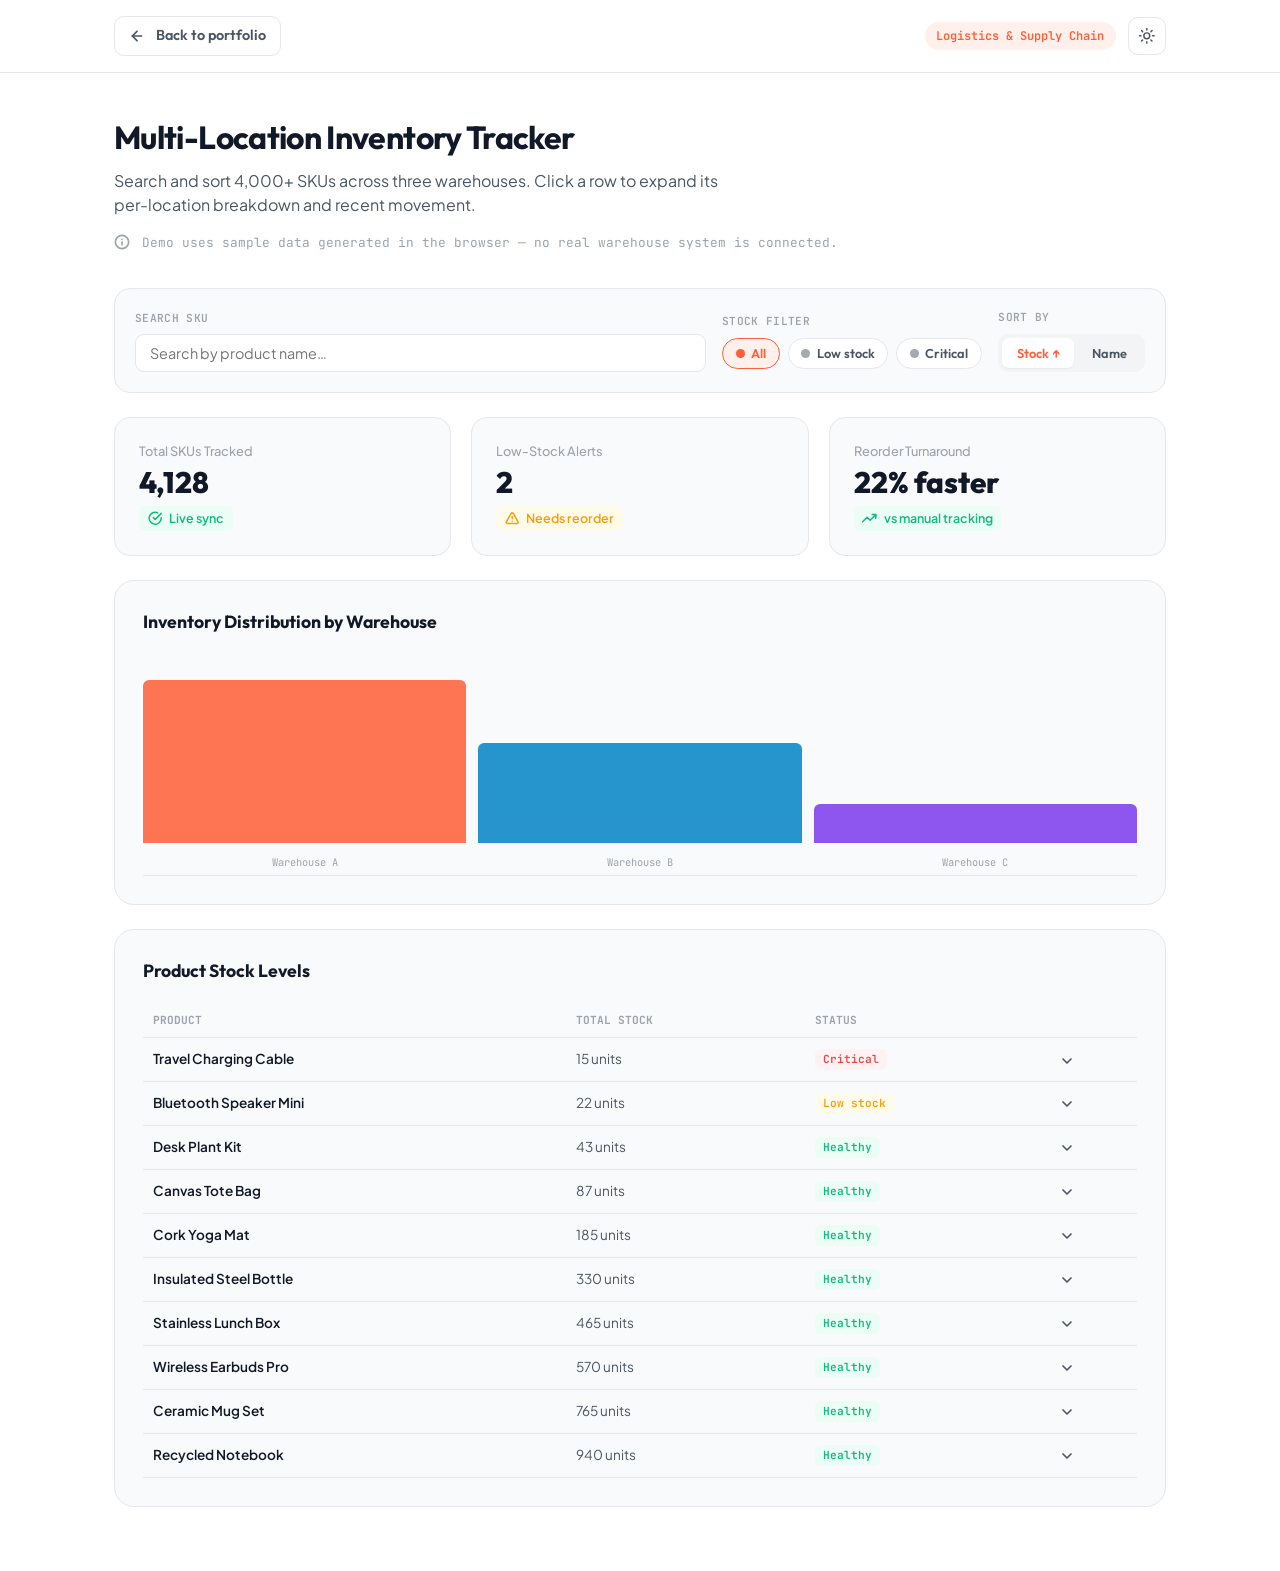
<file: dashboards/inventory-demo.html>
<!DOCTYPE html>
<html lang="en">
<head>
<meta charset="UTF-8">
<meta name="viewport" content="width=device-width, initial-scale=1.0">
<title>Multi-Location Inventory Tracker — Demo | Stanislav Enikeev</title>
<meta name="description" content="Interactive demo: warehouse inventory tracker with search, low-stock filtering, and expandable per-warehouse breakdowns.">
<link rel="canonical" href="https://enikstas.github.io/portfolio/dashboards/inventory-demo.html">
<link href="https://fonts.googleapis.com/css2?family=Outfit:wght@400;500;600;700;800&family=Plus+Jakarta+Sans:wght@400;500;600;700&family=JetBrains+Mono:wght@400;600&display=swap" rel="stylesheet">
<link rel="stylesheet" href="demo-style.css">
</head>
<body>
<header class="demo-topbar">
    <div class="demo-container demo-topbar-inner">
        <a href="../index.html#portfolio" class="back-link"><svg xmlns="http://www.w3.org/2000/svg" viewBox="0 0 24 24" fill="none" stroke="currentColor" stroke-width="2.5" stroke-linecap="round" stroke-linejoin="round" aria-hidden="true" style="width: 1rem; height: 1rem; vertical-align: middle; margin-right: 4px;"><line x1="19" y1="12" x2="5" y2="12"></line><polyline points="12 19 5 12 12 5"></polyline></svg>Back to portfolio</a>
        <div style="display:flex; align-items:center; gap:0.75rem;">
            <span class="demo-badge">Logistics & Supply Chain</span>
            <button class="demo-theme-toggle" id="demo-theme-toggle" aria-label="Toggle dark mode">
                <svg xmlns="http://www.w3.org/2000/svg" viewBox="0 0 24 24" fill="none" stroke="currentColor" stroke-width="2" stroke-linecap="round" stroke-linejoin="round" aria-hidden="true" class="sun-icon" style="width: 1.1rem; height: 1.1rem;"><circle cx="12" cy="12" r="4"></circle><path d="M12 2v2"></path><path d="M12 20v2"></path><path d="m4.93 4.93 1.41 1.41"></path><path d="m17.66 17.66 1.41 1.41"></path><path d="M2 12h2"></path><path d="M20 12h2"></path><path d="m6.34 17.66-1.41 1.41"></path><path d="m19.07 4.93-1.41 1.41"></path></svg>
                <svg xmlns="http://www.w3.org/2000/svg" viewBox="0 0 24 24" fill="none" stroke="currentColor" stroke-width="2" stroke-linecap="round" stroke-linejoin="round" aria-hidden="true" class="moon-icon" style="width: 1.1rem; height: 1.1rem;"><path d="M12 3a6 6 0 0 0 9 9 9 9 0 1 1-9-9Z"></path></svg>
            </button>
        </div>
    </div>
</header>

<div class="demo-container">
    <div class="demo-header">
        <h1>Multi-Location Inventory Tracker</h1>
        <p>Search and sort 4,000+ SKUs across three warehouses. Click a row to expand its per-location breakdown and recent movement.</p>
        <div class="demo-note"><svg xmlns="http://www.w3.org/2000/svg" viewBox="0 0 24 24" fill="none" stroke="currentColor" stroke-width="2.5" stroke-linecap="round" stroke-linejoin="round" aria-hidden="true" style="width: 1rem; height: 1rem; vertical-align: middle; margin-right: 4px; display: inline-block;"><circle cx="12" cy="12" r="10"></circle><line x1="12" y1="16" x2="12" y2="12"></line><line x1="12" y1="8" x2="12.01" y2="8"></line></svg>Demo uses sample data generated in the browser — no real warehouse system is connected.</div>
    </div>

    <div class="control-bar">
        <div class="control-group" style="flex:1;">
            <span class="control-label">Search SKU</span>
            <input type="text" class="search-input" id="sku-search" placeholder="Search by product name…" aria-label="Search products by name">
        </div>
        <div class="control-group">
            <span class="control-label">Stock Filter</span>
            <div class="chip-group">
                <button class="chip-btn active" data-filter="all"><span class="chip-dot"></span>All</button>
                <button class="chip-btn" data-filter="low" style="--chip-color:#f59e0b; --chip-bg:#fffbeb;"><span class="chip-dot"></span>Low stock</button>
                <button class="chip-btn" data-filter="critical" style="--chip-color:#ef4444; --chip-bg:#fef2f2;"><span class="chip-dot"></span>Critical</button>
            </div>
        </div>
        <div class="control-group">
            <span class="control-label">Sort by</span>
            <div class="tab-group">
                <button class="tab-btn active" data-sort="stock-asc">Stock ↑</button>
                <button class="tab-btn" data-sort="name">Name</button>
            </div>
        </div>
    </div>

    <div class="stat-grid">
        <div class="stat-card">
            <div class="stat-label">Total SKUs Tracked</div>
            <div class="stat-value">4,128</div>
            <div class="stat-change positive"><svg xmlns="http://www.w3.org/2000/svg" viewBox="0 0 24 24" fill="none" stroke="currentColor" stroke-width="2.5" stroke-linecap="round" stroke-linejoin="round" aria-hidden="true" style="width: 0.9rem; height: 0.9rem; vertical-align: middle; display: inline-block; margin-right: 2px;"><path d="M22 11.08V12a10 10 0 1 1-5.93-9.14"></path><polyline points="22 4 12 14.01 9 11.01"></polyline></svg>Live sync</div>
        </div>
        <div class="stat-card">
            <div class="stat-label">Low-Stock Alerts</div>
            <div class="stat-value" id="stat-low-count">0</div>
            <div class="stat-change neutral"><svg xmlns="http://www.w3.org/2000/svg" viewBox="0 0 24 24" fill="none" stroke="currentColor" stroke-width="2.5" stroke-linecap="round" stroke-linejoin="round" aria-hidden="true" style="width: 0.9rem; height: 0.9rem; vertical-align: middle; display: inline-block; margin-right: 2px;"><path d="m21.73 18-8-14a2 2 0 0 0-3.48 0l-8 14A2 2 0 0 0 4 21h16a2 2 0 0 0 1.73-3Z"></path><line x1="12" y1="9" x2="12" y2="13"></line><line x1="12" y1="17" x2="12.01" y2="17"></line></svg>Needs reorder</div>
        </div>
        <div class="stat-card">
            <div class="stat-label">Reorder Turnaround</div>
            <div class="stat-value">22% faster</div>
            <div class="stat-change positive"><svg xmlns="http://www.w3.org/2000/svg" viewBox="0 0 24 24" fill="none" stroke="currentColor" stroke-width="2.5" stroke-linecap="round" stroke-linejoin="round" aria-hidden="true" style="width: 0.9rem; height: 0.9rem; vertical-align: middle; display: inline-block; margin-right: 2px;"><polyline points="23 6 13.5 15.5 8.5 10.5 1 18"></polyline><polyline points="17 6 23 6 23 12"></polyline></svg>vs manual tracking</div>
        </div>
    </div>

    <div class="panel-grid">
        <div class="panel" style="grid-column: 1 / -1;">
            <h2>Inventory Distribution by Warehouse</h2>
            <div class="chart-wrap" style="height:220px;"><div id="inventoryChart" style="width: 100%; height: 100%;"></div></div>
        </div>
    </div>

    <div class="panel" style="margin-top:1.5rem;">
        <h2>Product Stock Levels</h2>
        <table class="data-table">
            <thead><tr><th>Product</th><th>Total Stock</th><th>Status</th><th></th></tr></thead>
            <tbody id="inventory-body"></tbody>
        </table>
    </div>
</div>

<script src="demo-theme.js"></script>
<script src="inventory-demo.js"></script>
</body>
</html>
</file>
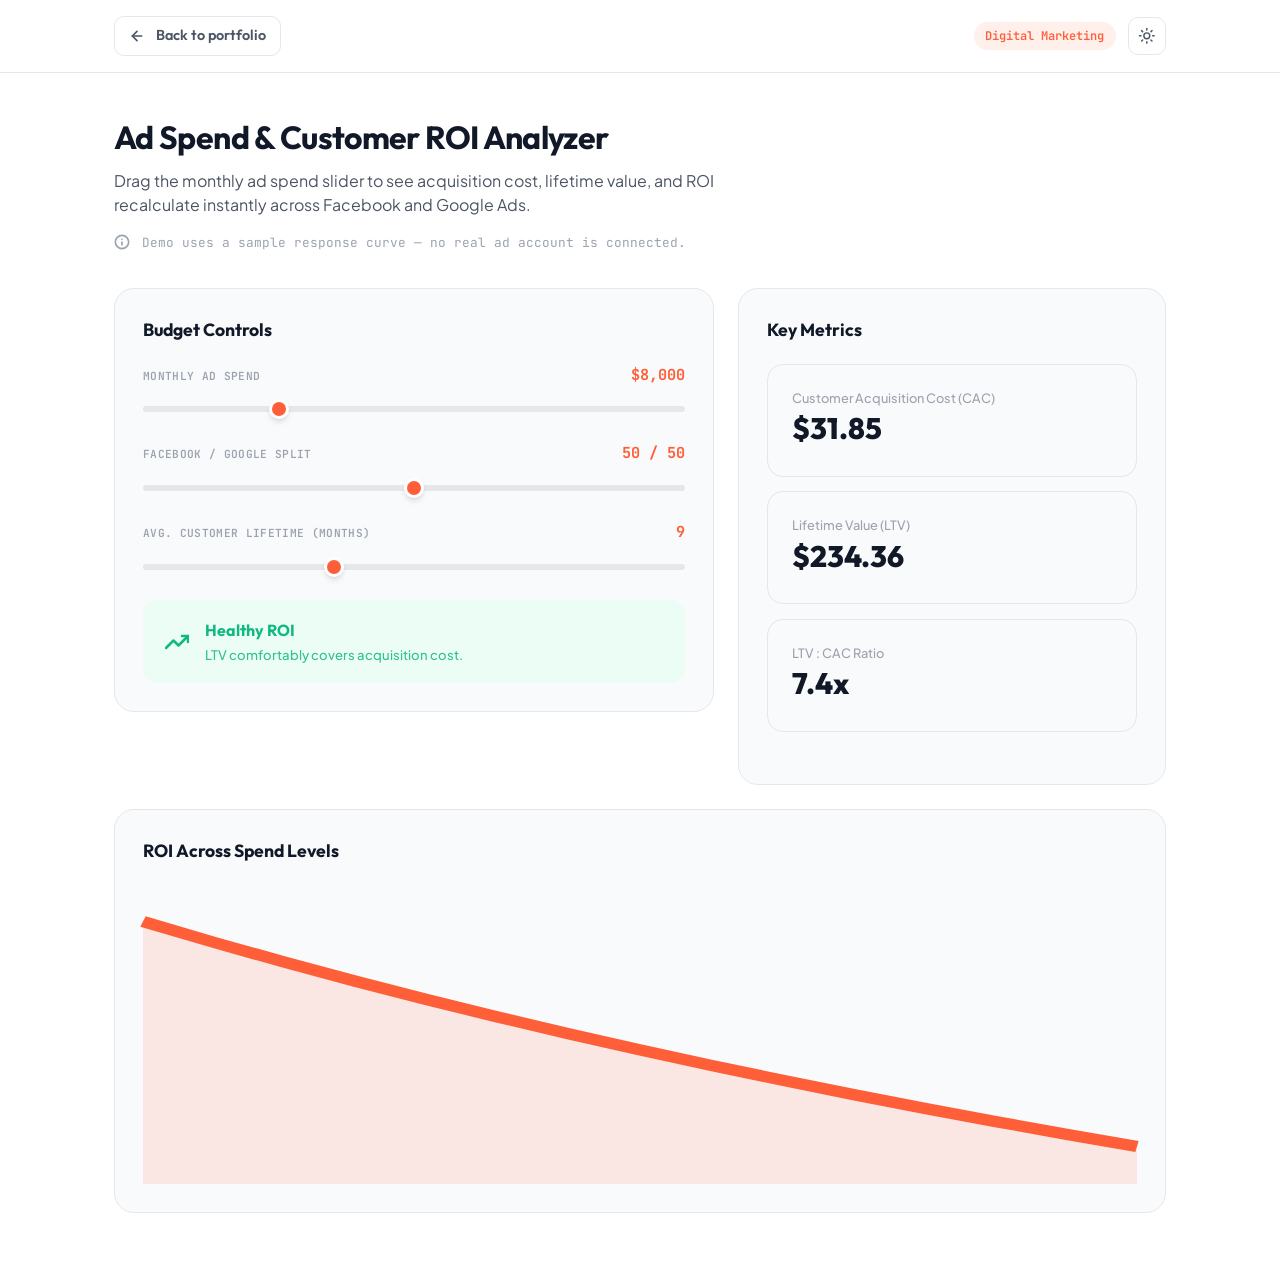
<file: dashboards/marketing-demo.html>
<!DOCTYPE html>
<html lang="en">
<head>
<meta charset="UTF-8">
<meta name="viewport" content="width=device-width, initial-scale=1.0">
<title>Ad Spend & Customer ROI Analyzer — Demo | Stanislav Enikeev</title>
<meta name="description" content="Interactive demo: drag the ad spend slider to see live CAC, LTV, and ROI recalculation across channels.">
<link rel="canonical" href="https://enikstas.github.io/portfolio/dashboards/marketing-demo.html">
<link href="https://fonts.googleapis.com/css2?family=Outfit:wght@400;500;600;700;800&family=Plus+Jakarta+Sans:wght@400;500;600;700&family=JetBrains+Mono:wght@400;600&display=swap" rel="stylesheet">
<link rel="stylesheet" href="demo-style.css">
</head>
<body>
<header class="demo-topbar">
    <div class="demo-container demo-topbar-inner">
        <a href="../index.html#portfolio" class="back-link"><svg xmlns="http://www.w3.org/2000/svg" viewBox="0 0 24 24" fill="none" stroke="currentColor" stroke-width="2.5" stroke-linecap="round" stroke-linejoin="round" aria-hidden="true" style="width: 1rem; height: 1rem; vertical-align: middle; margin-right: 4px;"><line x1="19" y1="12" x2="5" y2="12"></line><polyline points="12 19 5 12 12 5"></polyline></svg>Back to portfolio</a>
        <div style="display:flex; align-items:center; gap:0.75rem;">
            <span class="demo-badge">Digital Marketing</span>
            <button class="demo-theme-toggle" id="demo-theme-toggle" aria-label="Toggle dark mode">
                <svg xmlns="http://www.w3.org/2000/svg" viewBox="0 0 24 24" fill="none" stroke="currentColor" stroke-width="2" stroke-linecap="round" stroke-linejoin="round" aria-hidden="true" class="sun-icon" style="width: 1.1rem; height: 1.1rem;"><circle cx="12" cy="12" r="4"></circle><path d="M12 2v2"></path><path d="M12 20v2"></path><path d="m4.93 4.93 1.41 1.41"></path><path d="m17.66 17.66 1.41 1.41"></path><path d="M2 12h2"></path><path d="M20 12h2"></path><path d="m6.34 17.66-1.41 1.41"></path><path d="m19.07 4.93-1.41 1.41"></path></svg>
                <svg xmlns="http://www.w3.org/2000/svg" viewBox="0 0 24 24" fill="none" stroke="currentColor" stroke-width="2" stroke-linecap="round" stroke-linejoin="round" aria-hidden="true" class="moon-icon" style="width: 1.1rem; height: 1.1rem;"><path d="M12 3a6 6 0 0 0 9 9 9 9 0 1 1-9-9Z"></path></svg>
            </button>
        </div>
    </div>
</header>

<div class="demo-container">
    <div class="demo-header">
        <h1>Ad Spend & Customer ROI Analyzer</h1>
        <p>Drag the monthly ad spend slider to see acquisition cost, lifetime value, and ROI recalculate instantly across Facebook and Google Ads.</p>
        <div class="demo-note"><svg xmlns="http://www.w3.org/2000/svg" viewBox="0 0 24 24" fill="none" stroke="currentColor" stroke-width="2.5" stroke-linecap="round" stroke-linejoin="round" aria-hidden="true" style="width: 1rem; height: 1rem; vertical-align: middle; margin-right: 4px; display: inline-block;"><circle cx="12" cy="12" r="10"></circle><line x1="12" y1="16" x2="12" y2="12"></line><line x1="12" y1="8" x2="12.01" y2="8"></line></svg>Demo uses a sample response curve — no real ad account is connected.</div>
    </div>

    <div class="panel-grid">
        <div class="panel">
            <h2>Budget Controls</h2>

            <div class="slider-block">
                <div class="slider-row">
                    <span class="control-label">Monthly Ad Spend</span>
                    <span class="slider-value" id="spend-value">$8,000</span>
                </div>
                <input type="range" id="spend-slider" min="1000" max="30000" step="500" value="8000" aria-label="Monthly ad spend in dollars">
            </div>

            <div class="slider-block">
                <div class="slider-row">
                    <span class="control-label">Facebook / Google Split</span>
                    <span class="slider-value" id="split-value">50 / 50</span>
                </div>
                <input type="range" id="split-slider" min="0" max="100" step="5" value="50" aria-label="Percent of budget allocated to Facebook Ads versus Google Ads">
            </div>

            <div class="slider-block">
                <div class="slider-row">
                    <span class="control-label">Avg. Customer Lifetime (months)</span>
                    <span class="slider-value" id="lifetime-value">9</span>
                </div>
                <input type="range" id="lifetime-slider" min="1" max="24" step="1" value="9" aria-label="Average customer lifetime in months">
            </div>

            <div class="result-banner good" id="result-banner">
                <div class="banner-icon-container" style="display: flex; align-items: center; justify-content: center; width: 1.5rem; height: 1.5rem;"></div>
                <div>
                    <span class="result-title" id="result-title">Healthy ROI</span>
                    <span class="result-sub" id="result-sub">LTV comfortably covers acquisition cost.</span>
                </div>
            </div>
        </div>

        <div class="panel">
            <h2>Key Metrics</h2>
            <div class="stat-grid" style="grid-template-columns: 1fr; gap: 0.9rem;">
                <div class="stat-card">
                    <div class="stat-label">Customer Acquisition Cost (CAC)</div>
                    <div class="stat-value" id="stat-cac">$0</div>
                </div>
                <div class="stat-card">
                    <div class="stat-label">Lifetime Value (LTV)</div>
                    <div class="stat-value" id="stat-ltv">$0</div>
                </div>
                <div class="stat-card">
                    <div class="stat-label">LTV : CAC Ratio</div>
                    <div class="stat-value" id="stat-ratio">0.0x</div>
                </div>
            </div>
        </div>
    </div>

    <div class="panel" style="margin-top:1.5rem;">
        <h2>ROI Across Spend Levels</h2>
        <div class="chart-wrap"><div id="roiChart" style="width: 100%; height: 100%;"></div></div>
    </div>
</div>

<script src="demo-theme.js"></script>
<script src="marketing-demo.js"></script>
</body>
</html>
</file>
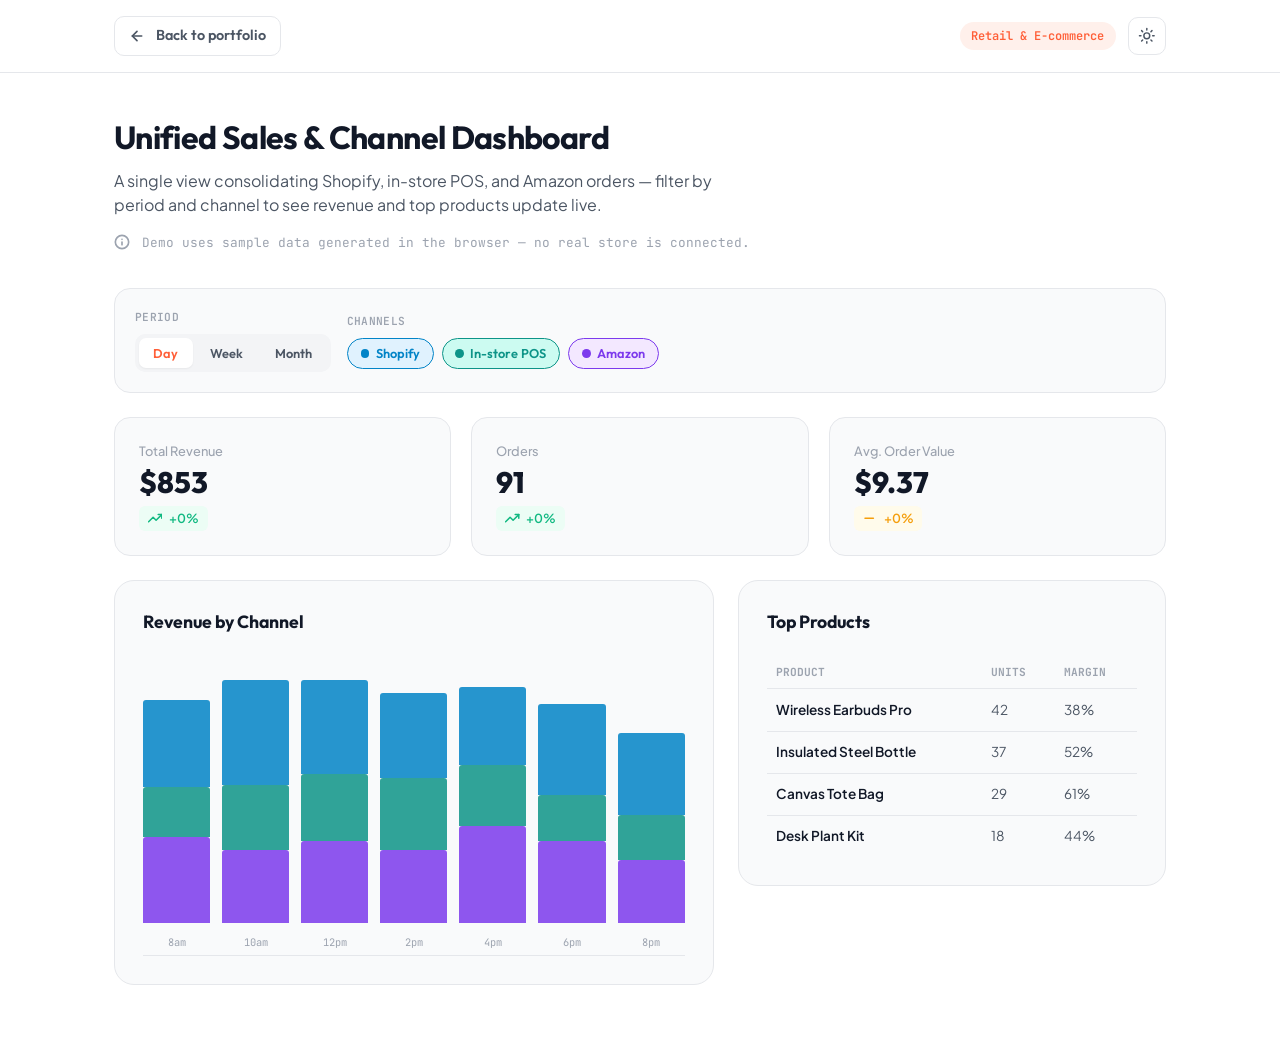
<file: dashboards/sales-demo.html>
<!DOCTYPE html>
<html lang="en">
<head>
<meta charset="UTF-8">
<meta name="viewport" content="width=device-width, initial-scale=1.0">
<title>Unified Sales & Channel Dashboard — Demo | Stanislav Enikeev</title>
<meta name="description" content="Interactive demo: consolidated sales dashboard merging Shopify, POS, and Amazon data with live filtering.">
<link rel="canonical" href="https://enikstas.github.io/portfolio/dashboards/sales-demo.html">
<link href="https://fonts.googleapis.com/css2?family=Outfit:wght@400;500;600;700;800&family=Plus+Jakarta+Sans:wght@400;500;600;700&family=JetBrains+Mono:wght@400;600&display=swap" rel="stylesheet">

<link rel="stylesheet" href="demo-style.css">
</head>
<body>
<header class="demo-topbar">
    <div class="demo-container demo-topbar-inner">
        <a href="../index.html#portfolio" class="back-link"><svg xmlns="http://www.w3.org/2000/svg" viewBox="0 0 24 24" fill="none" stroke="currentColor" stroke-width="2.5" stroke-linecap="round" stroke-linejoin="round" aria-hidden="true" style="width: 1rem; height: 1rem; vertical-align: middle; margin-right: 4px;"><line x1="19" y1="12" x2="5" y2="12"></line><polyline points="12 19 5 12 12 5"></polyline></svg>Back to portfolio</a>
        <div style="display:flex; align-items:center; gap:0.75rem;">
            <span class="demo-badge">Retail & E-commerce</span>
            <button class="demo-theme-toggle" id="demo-theme-toggle" aria-label="Toggle dark mode">
                <svg xmlns="http://www.w3.org/2000/svg" viewBox="0 0 24 24" fill="none" stroke="currentColor" stroke-width="2" stroke-linecap="round" stroke-linejoin="round" aria-hidden="true" class="sun-icon" style="width: 1.1rem; height: 1.1rem;"><circle cx="12" cy="12" r="4"></circle><path d="M12 2v2"></path><path d="M12 20v2"></path><path d="m4.93 4.93 1.41 1.41"></path><path d="m17.66 17.66 1.41 1.41"></path><path d="M2 12h2"></path><path d="M20 12h2"></path><path d="m6.34 17.66-1.41 1.41"></path><path d="m19.07 4.93-1.41 1.41"></path></svg>
                <svg xmlns="http://www.w3.org/2000/svg" viewBox="0 0 24 24" fill="none" stroke="currentColor" stroke-width="2" stroke-linecap="round" stroke-linejoin="round" aria-hidden="true" class="moon-icon" style="width: 1.1rem; height: 1.1rem;"><path d="M12 3a6 6 0 0 0 9 9 9 9 0 1 1-9-9Z"></path></svg>
            </button>
        </div>
    </div>
</header>

<div class="demo-container">
    <div class="demo-header">
        <h1>Unified Sales & Channel Dashboard</h1>
        <p>A single view consolidating Shopify, in-store POS, and Amazon orders — filter by period and channel to see revenue and top products update live.</p>
        <div class="demo-note"><svg xmlns="http://www.w3.org/2000/svg" viewBox="0 0 24 24" fill="none" stroke="currentColor" stroke-width="2.5" stroke-linecap="round" stroke-linejoin="round" aria-hidden="true" style="width: 1rem; height: 1rem; vertical-align: middle; margin-right: 4px; display: inline-block;"><circle cx="12" cy="12" r="10"></circle><line x1="12" y1="16" x2="12" y2="12"></line><line x1="12" y1="8" x2="12.01" y2="8"></line></svg>Demo uses sample data generated in the browser — no real store is connected.</div>
    </div>

    <div class="control-bar">
        <div class="control-group">
            <span class="control-label">Period</span>
            <div class="tab-group" role="tablist" aria-label="Select period">
                <button class="tab-btn active" data-period="day" role="tab" aria-selected="true">Day</button>
                <button class="tab-btn" data-period="week" role="tab" aria-selected="false">Week</button>
                <button class="tab-btn" data-period="month" role="tab" aria-selected="false">Month</button>
            </div>
        </div>
        <div class="control-group" style="flex:1;">
            <span class="control-label">Channels</span>
            <div class="chip-group" id="channel-filters">
                <button class="chip-btn active" data-channel="shopify" style="--chip-color:#0284c7; --chip-bg:#e0f2fe;"><span class="chip-dot"></span>Shopify</button>
                <button class="chip-btn active" data-channel="pos" style="--chip-color:#0d9488; --chip-bg:#ccfbf1;"><span class="chip-dot"></span>In-store POS</button>
                <button class="chip-btn active" data-channel="amazon" style="--chip-color:#7c3aed; --chip-bg:#f3e8ff;"><span class="chip-dot"></span>Amazon</button>
            </div>
        </div>
    </div>

    <div class="stat-grid">
        <div class="stat-card">
            <div class="stat-label">Total Revenue</div>
            <div class="stat-value" id="stat-revenue">$0</div>
            <div class="stat-change positive" id="stat-revenue-change"><svg xmlns="http://www.w3.org/2000/svg" viewBox="0 0 24 24" fill="none" stroke="currentColor" stroke-width="2.5" stroke-linecap="round" stroke-linejoin="round" aria-hidden="true" style="width: 0.9rem; height: 0.9rem; vertical-align: middle; display: inline-block; margin-right: 2px;"><polyline points="23 6 13.5 15.5 8.5 10.5 1 18"></polyline><polyline points="17 6 23 6 23 12"></polyline></svg>+0%</div>
        </div>
        <div class="stat-card">
            <div class="stat-label">Orders</div>
            <div class="stat-value" id="stat-orders">0</div>
            <div class="stat-change positive" id="stat-orders-change"><svg xmlns="http://www.w3.org/2000/svg" viewBox="0 0 24 24" fill="none" stroke="currentColor" stroke-width="2.5" stroke-linecap="round" stroke-linejoin="round" aria-hidden="true" style="width: 0.9rem; height: 0.9rem; vertical-align: middle; display: inline-block; margin-right: 2px;"><polyline points="23 6 13.5 15.5 8.5 10.5 1 18"></polyline><polyline points="17 6 23 6 23 12"></polyline></svg>+0%</div>
        </div>
        <div class="stat-card">
            <div class="stat-label">Avg. Order Value</div>
            <div class="stat-value" id="stat-aov">$0</div>
            <div class="stat-change neutral" id="stat-aov-change"><svg xmlns="http://www.w3.org/2000/svg" viewBox="0 0 24 24" fill="none" stroke="currentColor" stroke-width="2.5" stroke-linecap="round" stroke-linejoin="round" aria-hidden="true" style="width: 0.9rem; height: 0.9rem; vertical-align: middle; display: inline-block; margin-right: 2px;"><line x1="5" y1="12" x2="19" y2="12"></line></svg>+0%</div>
        </div>
    </div>

    <div class="panel-grid">
        <div class="panel">
            <h2>Revenue by Channel</h2>
            <div class="chart-wrap"><div id="salesChart" style="width: 100%; height: 100%;"></div></div>
        </div>
        <div class="panel">
            <h2>Top Products</h2>
            <table class="data-table">
                <thead><tr><th>Product</th><th>Units</th><th>Margin</th></tr></thead>
                <tbody id="top-products-body"></tbody>
            </table>
        </div>
    </div>
</div>

<script src="demo-theme.js"></script>
<script src="sales-demo.js"></script>
</body>
</html>
</file>
<file: style.css>
:root {
    --bg-primary: #ffffff;
    --bg-secondary: #f9fafb;
    --bg-tertiary: #f3f4f6;
    --text-primary: #111827;
    --text-secondary: #4b5563;
    --text-muted: #9ca3af;
    --accent: #ff5f38;
    --accent-hover: #e04f2a;
    --accent-light: #fff0eb;
    --border-color: #e5e7eb;
    --shadow-sm: 0 1px 2px 0 rgba(0, 0, 0, 0.05);
    --shadow-md: 0 4px 6px -1px rgba(0, 0, 0, 0.1), 0 2px 4px -1px rgba(0, 0, 0, 0.06);
    --shadow-lg: 0 10px 15px -3px rgba(0, 0, 0, 0.1), 0 4px 6px -2px rgba(0, 0, 0, 0.05);
    --shadow-xl: 0 20px 25px -5px rgba(0, 0, 0, 0.1), 0 10px 10px -5px rgba(0, 0, 0, 0.04);
    --success: #10b981;
    --success-bg: #ecfdf5;
    --error: #ef4444;
    --error-bg: #fef2f2;
    --font-heading: 'Outfit', sans-serif;
    --font-body: 'Plus Jakarta Sans', sans-serif;
    --font-mono: 'JetBrains Mono', monospace;
    --dock-bg: rgba(255, 255, 255, 0.75);
    --dock-border: rgba(229, 231, 235, 0.5);
    --overlay-color: rgba(255, 95, 56, 0.03);
}

:root.dark {
    --bg-primary: #0a0b0d;
    --bg-secondary: #111317;
    --bg-tertiary: #1b1e24;
    --text-primary: #f3f4f6;
    --text-secondary: #9ca3af;
    --text-muted: #6b7280;
    --accent: #ff7554;
    --accent-hover: #ff8c70;
    --accent-light: #2d1813;
    --border-color: #22252a;
    --shadow-sm: 0 1px 2px 0 rgba(0, 0, 0, 0.5);
    --shadow-md: 0 4px 6px -1px rgba(0, 0, 0, 0.3), 0 2px 4px -1px rgba(0, 0, 0, 0.2);
    --shadow-lg: 0 10px 15px -3px rgba(0, 0, 0, 0.4), 0 4px 6px -2px rgba(0, 0, 0, 0.3);
    --shadow-xl: 0 20px 25px -5px rgba(0, 0, 0, 0.5), 0 10px 10px -5px rgba(0, 0, 0, 0.4);
    --success: #34d399;
    --success-bg: #064e3b;
    --error: #f87171;
    --error-bg: #7f1d1d;
    --dock-bg: rgba(17, 19, 23, 0.75);
    --dock-border: rgba(34, 37, 42, 0.5);
    --overlay-color: rgba(255, 117, 84, 0.05);
}

* {
    margin: 0;
    padding: 0;
    box-sizing: border-box;
}

html {
    scroll-behavior: smooth;
    font-size: 16px;
}

body {
    background-color: var(--bg-primary);
    color: var(--text-primary);
    font-family: var(--font-body);
    line-height: 1.6;
    overflow-x: hidden;
    transition: background-color 0.3s ease, color 0.3s ease;
}

.grid-overlay {
    position: fixed;
    top: 0;
    left: 0;
    width: 100vw;
    height: 100vh;
    background-image: radial-gradient(var(--overlay-color) 1.5px, transparent 1.5px);
    background-size: 24px 24px;
    pointer-events: none;
    z-index: 1;
}

.container {
    width: 100%;
    max-width: 1200px;
    margin: 0 auto;
    padding: 0 1.5rem;
    position: relative;
    z-index: 2;
}

h1, h2, h3, h4 {
    font-family: var(--font-heading);
    font-weight: 700;
    line-height: 1.25;
    color: var(--text-primary);
}

a {
    color: inherit;
    text-decoration: none;
    transition: color 0.2s ease, opacity 0.2s ease;
}

img, svg {
    max-width: 100%;
    height: auto;
}

.btn {
    display: inline-flex;
    align-items: center;
    justify-content: center;
    gap: 0.5rem;
    padding: 0.8rem 1.8rem;
    font-family: var(--font-heading);
    font-weight: 600;
    font-size: 0.95rem;
    border-radius: 12px;
    border: 1px solid transparent;
    cursor: pointer;
    transition: all 0.3s cubic-bezier(0.4, 0, 0.2, 1);
}

.btn:active {
    transform: scale(0.97);
}

.btn-primary {
    background-color: var(--accent);
    color: #ffffff;
}

.btn-primary:hover {
    background-color: var(--accent-hover);
    box-shadow: 0 4px 14px rgba(255, 95, 56, 0.4);
}

.btn-secondary {
    background-color: var(--bg-tertiary);
    color: var(--text-primary);
    border-color: var(--border-color);
}

.btn-secondary:hover {
    background-color: var(--bg-secondary);
    border-color: var(--accent);
}

.btn-sm {
    padding: 0.5rem 1.2rem;
    font-size: 0.85rem;
    border-radius: 8px;
}

.btn-block {
    width: 100%;
}

.badge-accent {
    display: inline-block;
    background-color: var(--accent-light);
    color: var(--accent);
    font-family: var(--font-mono);
    font-size: 0.8rem;
    font-weight: 600;
    padding: 0.35rem 0.85rem;
    border-radius: 9999px;
    margin-bottom: 1.2rem;
    letter-spacing: -0.01em;
}

.text-center {
    text-align: center;
}

.text-error {
    color: var(--error);
}

.text-success {
    color: var(--success);
}

.top-header {
    position: fixed;
    top: 0;
    left: 0;
    width: 100%;
    padding: 1rem 0;
    z-index: 90;
    background-color: rgba(255, 255, 255, 0.8);
    backdrop-filter: blur(12px);
    -webkit-backdrop-filter: blur(12px);
    border-bottom: 1px solid var(--border-color);
    transition: background-color 0.3s ease, border-color 0.3s ease;
}

.dark .top-header {
    background-color: rgba(10, 11, 13, 0.8);
}

.header-container {
    display: flex;
    justify-content: space-between;
    align-items: center;
}

.logo {
    font-family: var(--font-heading);
    font-weight: 800;
    font-size: 1.35rem;
    letter-spacing: -0.03em;
}

.logo-accent {
    color: var(--accent);
}

.hero-section {
    padding: 8rem 0 5rem;
    min-height: 90vh;
    display: flex;
    align-items: center;
}

.hero-container {
    display: grid;
    grid-template-columns: 1.2fr 0.8fr;
    gap: 4rem;
    align-items: center;
}

.hero-content h1 {
    font-size: 3.5rem;
    letter-spacing: -0.03em;
    margin-bottom: 1.5rem;
}

.hero-lead {
    font-size: 1.15rem;
    color: var(--text-secondary);
    margin-bottom: 2rem;
    max-width: 600px;
}

.hero-benefits {
    display: flex;
    flex-direction: column;
    gap: 0.85rem;
    margin-bottom: 2.5rem;
}

.benefit-item {
    display: flex;
    align-items: center;
    gap: 0.75rem;
    font-size: 0.95rem;
    color: var(--text-primary);
    font-weight: 500;
}

.benefit-icon {
    width: 1.25rem;
    height: 1.25rem;
    color: var(--accent);
    flex-shrink: 0;
}

.hero-actions {
    display: flex;
    gap: 1rem;
    flex-wrap: wrap;
}

.hero-visual {
    display: flex;
    justify-content: center;
    position: relative;
}

.dashboard-mock {
    width: 100%;
    max-width: 440px;
    background-color: var(--bg-secondary);
    border: 1px solid var(--border-color);
    border-radius: 20px;
    box-shadow: var(--shadow-xl);
    overflow: hidden;
    transition: transform 0.3s ease, border-color 0.3s ease;
}

.dashboard-mock:hover {
    transform: translateY(-4px);
    border-color: var(--accent);
}

.mock-header {
    display: flex;
    align-items: center;
    padding: 1rem 1.25rem;
    border-bottom: 1px solid var(--border-color);
    background-color: var(--bg-primary);
}

.mock-dots {
    display: flex;
    gap: 0.4rem;
    margin-right: 1.5rem;
}

.mock-dots .dot {
    width: 8px;
    height: 8px;
    border-radius: 50%;
}

.mock-dots .red { background-color: #ff5f56; }
.mock-dots .yellow { background-color: #ffbd2e; }
.mock-dots .green { background-color: #27c93f; }

.mock-title {
    font-family: var(--font-mono);
    font-size: 0.75rem;
    font-weight: 600;
    color: var(--text-muted);
    letter-spacing: -0.01em;
}

.mock-controls {
    display: flex;
    background-color: var(--bg-tertiary);
    padding: 0.3rem;
    margin: 1rem 1.25rem 0.5rem;
    border-radius: 10px;
    gap: 0.2rem;
}

.mock-tab {
    flex: 1;
    border: none;
    background: transparent;
    padding: 0.4rem 0.5rem;
    font-family: var(--font-heading);
    font-weight: 600;
    font-size: 0.75rem;
    border-radius: 7px;
    cursor: pointer;
    color: var(--text-secondary);
    transition: all 0.2s ease;
}

.mock-tab.active {
    background-color: var(--bg-primary);
    color: var(--accent);
    box-shadow: var(--shadow-sm);
}

.mock-body {
    padding: 1.25rem;
}

.metric-highlight {
    margin-bottom: 1.5rem;
}

.metric-label {
    font-size: 0.8rem;
    color: var(--text-muted);
    font-weight: 500;
    margin-bottom: 0.25rem;
}

.metric-value {
    font-family: var(--font-heading);
    font-size: 2rem;
    font-weight: 800;
    color: var(--text-primary);
    line-height: 1;
    margin-bottom: 0.4rem;
}

.metric-change {
    display: inline-flex;
    align-items: center;
    gap: 0.3rem;
    font-size: 0.75rem;
    font-weight: 600;
    padding: 0.2rem 0.5rem;
    border-radius: 5px;
}

.metric-change.positive {
    background-color: var(--success-bg);
    color: var(--success);
}

.metric-change svg {
    width: 0.9rem;
    height: 0.9rem;
}

.mock-chart-container {
    height: 120px;
    display: flex;
    align-items: flex-end;
    margin-top: 1rem;
}

.chart-bars {
    width: 100%;
    height: 100%;
    display: flex;
    justify-content: space-between;
    align-items: flex-end;
    gap: 0.4rem;
}

.chart-bar-wrapper {
    flex: 1;
    display: flex;
    flex-direction: column;
    align-items: center;
    height: 100%;
    justify-content: flex-end;
}

.chart-bar {
    width: 100%;
    background-color: var(--accent);
    border-radius: 4px 4px 0 0;
    transition: height 0.6s cubic-bezier(0.4, 0, 0.2, 1);
    opacity: 0.85;
}

.chart-bar-wrapper:hover .chart-bar {
    opacity: 1;
    background-color: var(--accent-hover);
}

.chart-label {
    font-family: var(--font-mono);
    font-size: 0.65rem;
    color: var(--text-muted);
    margin-top: 0.5rem;
}

.contrast-section {
    padding: 6rem 0;
    background-color: var(--bg-secondary);
}

.section-header {
    margin-bottom: 4rem;
}

.section-header h2 {
    font-size: 2.25rem;
    margin-bottom: 1rem;
    letter-spacing: -0.02em;
}

.section-subtitle {
    font-size: 1.1rem;
    color: var(--text-secondary);
    max-width: 600px;
    margin: 0 auto;
}

.contrast-grid {
    display: grid;
    grid-template-columns: 1fr 1fr;
    gap: 2.5rem;
}

.contrast-card {
    background-color: var(--bg-primary);
    border: 1px solid var(--border-color);
    border-radius: 24px;
    padding: 2.5rem;
    box-shadow: var(--shadow-md);
}

.card-icon-header {
    display: flex;
    align-items: center;
    gap: 1rem;
    margin-bottom: 2rem;
}

.card-icon-header svg {
    width: 2rem;
    height: 2rem;
    flex-shrink: 0;
}

.card-icon-header h3 {
    font-size: 1.35rem;
}

.contrast-list {
    list-style: none;
    display: flex;
    flex-direction: column;
    gap: 1.5rem;
}

.contrast-list li {
    display: flex;
    align-items: flex-start;
    gap: 1rem;
}

.contrast-list li svg {
    width: 1.25rem;
    height: 1.25rem;
    margin-top: 0.2rem;
    flex-shrink: 0;
}

.problem-card .contrast-list li svg {
    color: var(--error);
}

.solution-card .contrast-list li svg {
    color: var(--success);
}

.contrast-list li div {
    font-size: 0.95rem;
    color: var(--text-secondary);
}

.contrast-list li strong {
    color: var(--text-primary);
    display: block;
    margin-bottom: 0.15rem;
}

.tech-value-section {
    padding: 6rem 0;
}

.value-grid {
    display: grid;
    grid-template-columns: repeat(auto-fit, minmax(260px, 1fr));
    gap: 2rem;
}

.value-card {
    background-color: var(--bg-secondary);
    border: 1px solid var(--border-color);
    border-radius: 20px;
    padding: 2rem;
    transition: all 0.3s ease;
}

.value-card:hover {
    transform: translateY(-5px);
    border-color: var(--accent);
    box-shadow: var(--shadow-lg);
}

.value-icon-box {
    width: 3.2rem;
    height: 3.2rem;
    background-color: var(--accent-light);
    color: var(--accent);
    display: flex;
    align-items: center;
    justify-content: center;
    border-radius: 12px;
    margin-bottom: 1.5rem;
    transition: background-color 0.3s ease, color 0.3s ease;
}

.value-card:hover .value-icon-box {
    background-color: var(--accent);
    color: #ffffff;
}

.value-icon-box svg {
    width: 1.5rem;
    height: 1.5rem;
}

.value-card h3 {
    font-size: 1.25rem;
    margin-bottom: 0.5rem;
}

.value-tagline {
    font-family: var(--font-mono);
    font-size: 0.8rem;
    font-weight: 600;
    color: var(--accent);
    margin-bottom: 1rem;
    text-transform: uppercase;
}

.value-desc {
    font-size: 0.9rem;
    color: var(--text-secondary);
}

.portfolio-section {
    padding: 6rem 0;
    background-color: var(--bg-secondary);
}

.portfolio-grid {
    display: grid;
    grid-template-columns: repeat(auto-fit, minmax(480px, 1fr));
    gap: 2.5rem;
}

.portfolio-card {
    background-color: var(--bg-primary);
    border: 1px solid var(--border-color);
    border-radius: 24px;
    overflow: hidden;
    display: flex;
    flex-direction: column;
    box-shadow: var(--shadow-md);
    transition: all 0.3s ease;
}

.portfolio-card:hover {
    transform: translateY(-6px);
    border-color: var(--accent);
    box-shadow: var(--shadow-xl);
}

.portfolio-visual-mock {
    height: 160px;
    display: flex;
    align-items: center;
    justify-content: center;
    position: relative;
    overflow: hidden;
}

.bg-gradient-orange {
    background: linear-gradient(135deg, #fff0eb 0%, #ffe3d9 100%);
    color: #ff5f38;
}

.dark .bg-gradient-orange {
    background: linear-gradient(135deg, #2d1813 0%, #1e100c 100%);
    color: #ff8c70;
}

.bg-gradient-blue {
    background: linear-gradient(135deg, #e0f2fe 0%, #bae6fd 100%);
    color: #0284c7;
}

.dark .bg-gradient-blue {
    background: linear-gradient(135deg, #0f2635 0%, #081721 100%);
    color: #38bdf8;
}

.bg-gradient-teal {
    background: linear-gradient(135deg, #ccfbf1 0%, #99f6e4 100%);
    color: #0d9488;
}

.dark .bg-gradient-teal {
    background: linear-gradient(135deg, #0d2824 0%, #071614 100%);
    color: #2dd4bf;
}

.bg-gradient-purple {
    background: linear-gradient(135deg, #f3e8ff 0%, #e9d5ff 100%);
    color: #7c3aed;
}

.dark .bg-gradient-purple {
    background: linear-gradient(135deg, #26173d 0%, #170d28 100%);
    color: #c084fc;
}

.portfolio-svg {
    width: 60%;
    height: auto;
    filter: drop-shadow(0 4px 8px rgba(0,0,0,0.06));
}

.portfolio-info {
    padding: 2rem;
    flex-grow: 1;
    display: flex;
    flex-direction: column;
}

.portfolio-meta {
    font-family: var(--font-mono);
    font-size: 0.75rem;
    font-weight: 600;
    color: var(--text-muted);
    text-transform: uppercase;
    margin-bottom: 0.5rem;
    display: block;
}

.portfolio-info h3 {
    font-size: 1.35rem;
    margin-bottom: 1rem;
}

.portfolio-case {
    font-size: 0.9rem;
    color: var(--text-secondary);
    margin-bottom: 1.5rem;
    line-height: 1.5;
}

.portfolio-tech-tags {
    display: flex;
    gap: 0.5rem;
    flex-wrap: wrap;
    margin-bottom: 1.8rem;
    margin-top: auto;
}

.portfolio-tech-tags span {
    font-family: var(--font-mono);
    font-size: 0.7rem;
    font-weight: 600;
    background-color: var(--bg-tertiary);
    color: var(--text-secondary);
    padding: 0.25rem 0.6rem;
    border-radius: 6px;
    border: 1px solid var(--border-color);
}

.portfolio-link {
    display: inline-flex;
    align-items: center;
    gap: 0.35rem;
    font-family: var(--font-heading);
    font-weight: 600;
    font-size: 0.9rem;
    color: var(--accent);
}

.portfolio-link svg {
    width: 1.1rem;
    height: 1.1rem;
    transition: transform 0.2s ease;
}

.portfolio-link:hover {
    color: var(--accent-hover);
}

.portfolio-link:hover svg {
    transform: translate(2px, -2px);
}

.contact-section {
    padding: 6.5rem 0;
}

.contact-container {
    display: grid;
    grid-template-columns: 1fr 1fr;
    gap: 4rem;
    align-items: center;
}

.contact-info-block h2 {
    font-size: 2.25rem;
    margin-bottom: 1.5rem;
    letter-spacing: -0.02em;
}

.contact-info-block p {
    font-size: 1.05rem;
    color: var(--text-secondary);
    margin-bottom: 2.5rem;
}

.contact-methods {
    display: flex;
    flex-direction: column;
    gap: 1.8rem;
}

.contact-method-item {
    display: flex;
    align-items: center;
    gap: 1.25rem;
}

.method-icon {
    width: 2.8rem;
    height: 2.8rem;
    border-radius: 10px;
    background-color: var(--accent-light);
    color: var(--accent);
    display: flex;
    align-items: center;
    justify-content: center;
}

.method-icon svg {
    width: 1.25rem;
    height: 1.25rem;
}

.method-label {
    font-size: 0.75rem;
    font-family: var(--font-mono);
    color: var(--text-muted);
    text-transform: uppercase;
}

.method-link {
    font-size: 1.05rem;
    font-weight: 600;
    color: var(--text-primary);
}

.method-link:hover {
    color: var(--accent);
}

.contact-form-block {
    background-color: var(--bg-secondary);
    border: 1px solid var(--border-color);
    border-radius: 24px;
    padding: 2.5rem;
    box-shadow: var(--shadow-lg);
}

.discovery-form {
    display: flex;
    flex-direction: column;
    gap: 1.5rem;
}

.form-group {
    display: flex;
    flex-direction: column;
    gap: 0.5rem;
}

.form-group label {
    font-family: var(--font-heading);
    font-size: 0.85rem;
    font-weight: 600;
    color: var(--text-primary);
}

.form-group input, .form-group textarea {
    padding: 0.8rem 1rem;
    border: 1px solid var(--border-color);
    background-color: var(--bg-primary);
    color: var(--text-primary);
    border-radius: 10px;
    font-family: var(--font-body);
    font-size: 0.9rem;
    outline: none;
    transition: border-color 0.2s ease, box-shadow 0.2s ease;
}

.form-group input:focus, .form-group textarea:focus {
    border-color: var(--accent);
    box-shadow: 0 0 0 3px rgba(255, 95, 56, 0.15);
}

.form-group textarea {
    resize: none;
}

.main-footer {
    padding: 3rem 0 8rem;
    border-top: 1px solid var(--border-color);
}

.footer-content {
    display: flex;
    justify-content: space-between;
    align-items: center;
    color: var(--text-muted);
    font-size: 0.85rem;
}

.footer-tagline {
    font-weight: 500;
}

.dock-bar-nav {
    position: fixed;
    bottom: 2rem;
    left: 50%;
    transform: translateX(-50%) translateY(0);
    z-index: 100;
    background-color: var(--dock-bg);
    border: 1px solid var(--dock-border);
    backdrop-filter: blur(12px);
    -webkit-backdrop-filter: blur(12px);
    padding: 0.5rem 0.75rem;
    border-radius: 24px;
    box-shadow: 0 10px 30px rgba(0, 0, 0, 0.08);
    transition: transform 0.3s cubic-bezier(0.4, 0, 0.2, 1), opacity 0.3s ease, box-shadow 0.3s ease;
}

.dock-bar-nav.nav-hidden {
    transform: translateX(-50%) translateY(120%);
    opacity: 0;
}

.dock-nav-items {
    display: flex;
    align-items: center;
    gap: 0.4rem;
}

.dock-item {
    width: 2.75rem;
    height: 2.75rem;
    display: flex;
    flex-direction: column;
    align-items: center;
    justify-content: center;
    border-radius: 16px;
    position: relative;
    cursor: pointer;
    border: none;
    background: transparent;
    color: var(--text-secondary);
    transition: all 0.2s cubic-bezier(0.4, 0, 0.2, 1);
}

.dock-item svg {
    width: 1.25rem;
    height: 1.25rem;
}

.dock-item:hover {
    background-color: var(--bg-tertiary);
    color: var(--accent);
    transform: translateY(-3px);
}

.dock-item.active {
    color: var(--accent);
}

.dock-dot {
    position: absolute;
    bottom: 4px;
    width: 4px;
    height: 4px;
    background-color: var(--accent);
    border-radius: 50%;
    transform: scale(0);
    transition: transform 0.2s ease;
}

.dock-item.active .dock-dot {
    transform: scale(1);
}

.dock-divider {
    width: 1px;
    height: 1.5rem;
    background-color: var(--border-color);
    margin: 0 0.25rem;
}

.theme-toggle-btn .sun-icon {
    display: block;
}

.theme-toggle-btn .moon-icon {
    display: none;
}

.dark .theme-toggle-btn .sun-icon {
    display: none;
}

.dark .theme-toggle-btn .moon-icon {
    display: block;
}

.dock-item::before {
    content: attr(data-tooltip);
    position: absolute;
    bottom: 3.5rem;
    background-color: var(--text-primary);
    color: var(--bg-primary);
    font-size: 0.75rem;
    font-weight: 600;
    padding: 0.35rem 0.65rem;
    border-radius: 6px;
    opacity: 0;
    pointer-events: none;
    transform: translateY(4px);
    transition: all 0.15s ease;
    white-space: nowrap;
    box-shadow: var(--shadow-md);
}

.dock-item:hover::before {
    opacity: 1;
    transform: translateY(0);
}

.toast-container {
    position: fixed;
    top: 2rem;
    right: 2rem;
    z-index: 110;
    display: flex;
    flex-direction: column;
    gap: 0.75rem;
    pointer-events: none;
}

.toast {
    background-color: var(--bg-secondary);
    border: 1px solid var(--border-color);
    box-shadow: var(--shadow-lg);
    border-radius: 12px;
    padding: 0.85rem 1.25rem;
    display: flex;
    align-items: center;
    gap: 0.75rem;
    pointer-events: auto;
    animation: toast-in 0.35s cubic-bezier(0.34, 1.56, 0.64, 1) forwards;
    transition: opacity 0.3s ease, transform 0.3s ease;
    max-width: 320px;
}

.toast.toast-success {
    border-left: 3px solid var(--success);
}

.toast.toast-error {
    border-left: 3px solid var(--error);
}

.toast-icon {
    flex-shrink: 0;
}

.toast-icon.success-icon { color: var(--success); }
.toast-icon.error-icon { color: var(--error); }

.toast-message {
    font-size: 0.85rem;
    font-weight: 500;
    color: var(--text-primary);
}

@keyframes toast-in {
    from {
        transform: translateY(-20px) scale(0.9);
        opacity: 0;
    }
    to {
        transform: translateY(0) scale(1);
        opacity: 1;
    }
}

.fade-in {
    opacity: 0;
    transform: translateY(20px);
    transition: opacity 0.8s cubic-bezier(0.16, 1, 0.3, 1), transform 0.8s cubic-bezier(0.16, 1, 0.3, 1);
}

.fade-in.visible {
    opacity: 1;
    transform: translateY(0);
}

@media (max-width: 1024px) {
    .hero-container {
        grid-template-columns: 1fr;
        gap: 3.5rem;
        text-align: center;
    }
    
    .hero-content {
        display: flex;
        flex-direction: column;
        align-items: center;
    }
    
    .hero-benefits {
        align-items: center;
    }
    
    .hero-actions {
        justify-content: center;
    }
    
    .contrast-grid {
        grid-template-columns: 1fr;
        gap: 2rem;
    }
    
    .contact-container {
        grid-template-columns: 1fr;
        gap: 3rem;
    }
}

@media (max-width: 768px) {
    html {
        font-size: 15px;
    }
    
    .hero-section {
        padding-top: 6.5rem;
    }
    
    .hero-content h1 {
        font-size: 2.5rem;
    }
    
    .section-header {
        margin-bottom: 2.5rem;
    }
    
    .section-header h2 {
        font-size: 1.85rem;
    }
    
    .portfolio-grid {
        grid-template-columns: 1fr;
    }
    
    .contrast-card {
        padding: 1.75rem;
    }
    
    .contact-form-block {
        padding: 1.75rem;
    }
    
    .footer-content {
        flex-direction: column;
        gap: 0.5rem;
        text-align: center;
    }
}

@media (max-width: 480px) {
    .hero-content h1 {
        font-size: 2.15rem;
    }
    
    .hero-actions {
        flex-direction: column;
        width: 100%;
    }
    
    .hero-actions .btn {
        width: 100%;
    }
    
    .dock-bar-nav {
        bottom: 1rem;
        padding: 0.4rem 0.5rem;
        border-radius: 20px;
    }
    
    .dock-item {
        width: 2.4rem;
        height: 2.4rem;
    }
    
    .dock-item svg {
        width: 1.15rem;
        height: 1.15rem;
    }
}
</file>
<file: dashboards/demo-style.css>
:root {
    --bg-primary: #ffffff;
    --bg-secondary: #f9fafb;
    --bg-tertiary: #f3f4f6;
    --text-primary: #111827;
    --text-secondary: #4b5563;
    --text-muted: #9ca3af;
    --accent: #ff5f38;
    --accent-hover: #e04f2a;
    --accent-light: #fff0eb;
    --border-color: #e5e7eb;
    --shadow-sm: 0 1px 2px 0 rgba(0, 0, 0, 0.05);
    --shadow-md: 0 4px 6px -1px rgba(0, 0, 0, 0.1), 0 2px 4px -1px rgba(0, 0, 0, 0.06);
    --shadow-lg: 0 10px 15px -3px rgba(0, 0, 0, 0.1), 0 4px 6px -2px rgba(0, 0, 0, 0.05);
    --success: #10b981;
    --success-bg: #ecfdf5;
    --error: #ef4444;
    --error-bg: #fef2f2;
    --warning: #f59e0b;
    --warning-bg: #fffbeb;
    --font-heading: 'Outfit', sans-serif;
    --font-body: 'Plus Jakarta Sans', sans-serif;
    --font-mono: 'JetBrains Mono', monospace;
    --chart-grid: rgba(17, 24, 39, 0.06);
}

:root.dark {
    --bg-primary: #0a0b0d;
    --bg-secondary: #111317;
    --bg-tertiary: #1b1e24;
    --text-primary: #f3f4f6;
    --text-secondary: #9ca3af;
    --text-muted: #6b7280;
    --accent: #ff7554;
    --accent-hover: #ff8c70;
    --accent-light: #2d1813;
    --border-color: #22252a;
    --shadow-sm: 0 1px 2px 0 rgba(0, 0, 0, 0.5);
    --shadow-md: 0 4px 6px -1px rgba(0, 0, 0, 0.3), 0 2px 4px -1px rgba(0, 0, 0, 0.2);
    --shadow-lg: 0 10px 15px -3px rgba(0, 0, 0, 0.4), 0 4px 6px -2px rgba(0, 0, 0, 0.3);
    --success: #34d399;
    --success-bg: #064e3b;
    --error: #f87171;
    --error-bg: #7f1d1d;
    --warning: #fbbf24;
    --warning-bg: #451a03;
    --chart-grid: rgba(255, 255, 255, 0.08);
}

* {
    margin: 0;
    padding: 0;
    box-sizing: border-box;
}

body {
    background-color: var(--bg-primary);
    color: var(--text-primary);
    font-family: var(--font-body);
    line-height: 1.5;
    transition: background-color 0.3s ease, color 0.3s ease;
    min-height: 100vh;
    padding-bottom: 4rem;
}

h1, h2, h3, h4 {
    font-family: var(--font-heading);
    font-weight: 700;
    color: var(--text-primary);
}

a {
    color: inherit;
    text-decoration: none;
}

.demo-container {
    width: 100%;
    max-width: 1100px;
    margin: 0 auto;
    padding: 0 1.5rem;
}

.demo-topbar {
    position: sticky;
    top: 0;
    z-index: 50;
    background-color: var(--bg-primary);
    border-bottom: 1px solid var(--border-color);
    padding: 1rem 0;
}

.demo-topbar-inner {
    display: flex;
    align-items: center;
    justify-content: space-between;
    gap: 1rem;
}

.back-link {
    display: inline-flex;
    align-items: center;
    gap: 0.4rem;
    font-family: var(--font-heading);
    font-weight: 600;
    font-size: 0.9rem;
    color: var(--text-secondary);
    padding: 0.5rem 0.9rem;
    border-radius: 10px;
    border: 1px solid var(--border-color);
    transition: all 0.2s ease;
}

.back-link:hover {
    color: var(--accent);
    border-color: var(--accent);
}

.back-link svg {
    width: 1rem;
    height: 1rem;
}

.demo-badge {
    font-family: var(--font-mono);
    font-size: 0.75rem;
    font-weight: 600;
    color: var(--accent);
    background-color: var(--accent-light);
    padding: 0.3rem 0.7rem;
    border-radius: 9999px;
}

.demo-theme-toggle {
    width: 2.4rem;
    height: 2.4rem;
    border-radius: 10px;
    border: 1px solid var(--border-color);
    background: transparent;
    color: var(--text-secondary);
    display: flex;
    align-items: center;
    justify-content: center;
    cursor: pointer;
    transition: all 0.2s ease;
}

.demo-theme-toggle:hover {
    color: var(--accent);
    border-color: var(--accent);
}

.demo-theme-toggle svg {
    width: 1.1rem;
    height: 1.1rem;
}

.demo-theme-toggle .moon-icon { display: none; }
.dark .demo-theme-toggle .sun-icon { display: none; }
.dark .demo-theme-toggle .moon-icon { display: block; }

.demo-header {
    padding: 2.5rem 0 2rem;
}

.demo-header h1 {
    font-size: 2rem;
    letter-spacing: -0.02em;
    margin-bottom: 0.5rem;
}

.demo-header p {
    color: var(--text-secondary);
    max-width: 640px;
    font-size: 1rem;
}

.demo-note {
    display: inline-flex;
    align-items: center;
    gap: 0.5rem;
    margin-top: 1rem;
    font-size: 0.8rem;
    color: var(--text-muted);
    font-family: var(--font-mono);
}

.demo-note svg {
    width: 1rem;
    height: 1rem;
    flex-shrink: 0;
}

.control-bar {
    display: flex;
    flex-wrap: wrap;
    align-items: center;
    gap: 1rem;
    background-color: var(--bg-secondary);
    border: 1px solid var(--border-color);
    border-radius: 16px;
    padding: 1.25rem;
    margin-bottom: 1.5rem;
}

.control-group {
    display: flex;
    flex-direction: column;
    gap: 0.5rem;
}

.control-label {
    font-family: var(--font-mono);
    font-size: 0.7rem;
    font-weight: 600;
    color: var(--text-muted);
    text-transform: uppercase;
    letter-spacing: 0.03em;
}

.tab-group {
    display: flex;
    background-color: var(--bg-tertiary);
    padding: 0.25rem;
    border-radius: 10px;
    gap: 0.2rem;
}

.tab-btn {
    border: none;
    background: transparent;
    padding: 0.45rem 0.9rem;
    font-family: var(--font-heading);
    font-weight: 600;
    font-size: 0.8rem;
    border-radius: 7px;
    cursor: pointer;
    color: var(--text-secondary);
    transition: all 0.2s ease;
}

.tab-btn.active {
    background-color: var(--bg-primary);
    color: var(--accent);
    box-shadow: var(--shadow-sm);
}

.tab-btn:focus-visible, .chip-btn:focus-visible, .back-link:focus-visible,
.demo-theme-toggle:focus-visible, .expand-row:focus-visible {
    outline: 2px solid var(--accent);
    outline-offset: 2px;
}

.chip-group {
    display: flex;
    flex-wrap: wrap;
    gap: 0.5rem;
}

.chip-btn {
    display: inline-flex;
    align-items: center;
    gap: 0.4rem;
    border: 1px solid var(--border-color);
    background-color: var(--bg-primary);
    color: var(--text-secondary);
    font-family: var(--font-heading);
    font-weight: 600;
    font-size: 0.8rem;
    padding: 0.4rem 0.8rem;
    border-radius: 9999px;
    cursor: pointer;
    transition: all 0.2s ease;
}

.chip-btn .chip-dot {
    width: 0.55rem;
    height: 0.55rem;
    border-radius: 50%;
    background-color: currentColor;
    opacity: 0.5;
}

.chip-btn.active {
    border-color: var(--chip-color, var(--accent));
    color: var(--chip-color, var(--accent));
    background-color: var(--chip-bg, var(--accent-light));
}

.chip-btn.active .chip-dot {
    opacity: 1;
}

.search-input {
    flex: 1;
    min-width: 180px;
    padding: 0.55rem 0.9rem;
    border: 1px solid var(--border-color);
    background-color: var(--bg-primary);
    color: var(--text-primary);
    border-radius: 9px;
    font-family: var(--font-body);
    font-size: 0.9rem;
    outline: none;
}

.search-input:focus {
    border-color: var(--accent);
}

.stat-grid {
    display: grid;
    grid-template-columns: repeat(auto-fit, minmax(200px, 1fr));
    gap: 1.25rem;
    margin-bottom: 1.5rem;
}

.stat-card {
    background-color: var(--bg-secondary);
    border: 1px solid var(--border-color);
    border-radius: 16px;
    padding: 1.5rem;
}

.stat-label {
    font-size: 0.8rem;
    color: var(--text-muted);
    font-weight: 500;
    margin-bottom: 0.4rem;
}

.stat-value {
    font-family: var(--font-heading);
    font-size: 1.85rem;
    font-weight: 800;
    line-height: 1;
    margin-bottom: 0.5rem;
}

.stat-change {
    display: inline-flex;
    align-items: center;
    gap: 0.3rem;
    font-size: 0.78rem;
    font-weight: 600;
    padding: 0.2rem 0.55rem;
    border-radius: 6px;
}

.stat-change svg { width: 0.85rem; height: 0.85rem; }
.stat-change.positive { background-color: var(--success-bg); color: var(--success); }
.stat-change.negative { background-color: var(--error-bg); color: var(--error); }
.stat-change.neutral { background-color: var(--warning-bg); color: var(--warning); }

.panel-grid {
    display: grid;
    grid-template-columns: 1.4fr 1fr;
    gap: 1.5rem;
    align-items: start;
}

.panel {
    background-color: var(--bg-secondary);
    border: 1px solid var(--border-color);
    border-radius: 20px;
    padding: 1.75rem;
}

.panel h2 {
    font-size: 1.1rem;
    margin-bottom: 1.25rem;
}

.chart-wrap {
    position: relative;
    height: 300px;
}

.data-table {
    width: 100%;
    border-collapse: collapse;
}

.data-table th {
    text-align: left;
    font-family: var(--font-mono);
    font-size: 0.7rem;
    text-transform: uppercase;
    color: var(--text-muted);
    padding: 0.5rem 0.6rem;
    border-bottom: 1px solid var(--border-color);
}

.data-table td {
    padding: 0.65rem 0.6rem;
    font-size: 0.85rem;
    border-bottom: 1px solid var(--border-color);
    color: var(--text-secondary);
}

.data-table tr:last-child td {
    border-bottom: none;
}

.data-table .cell-strong {
    color: var(--text-primary);
    font-weight: 600;
}

.expand-row {
    cursor: pointer;
    transition: background-color 0.15s ease;
}

.expand-row:hover {
    background-color: var(--bg-tertiary);
}

.expand-detail {
    display: none;
    background-color: var(--bg-tertiary);
}

.expand-detail.open {
    display: table-row;
}

.expand-detail td {
    padding: 1rem;
}

.mini-bars {
    display: flex;
    align-items: flex-end;
    gap: 0.5rem;
    height: 60px;
}

.mini-bar-col {
    flex: 1;
    display: flex;
    flex-direction: column;
    align-items: center;
    gap: 0.3rem;
}

.mini-bar {
    width: 100%;
    border-radius: 3px 3px 0 0;
    background-color: var(--accent);
    opacity: 0.85;
}

.mini-bar-label {
    font-family: var(--font-mono);
    font-size: 0.62rem;
    color: var(--text-muted);
}

.stock-pill {
    display: inline-block;
    font-family: var(--font-mono);
    font-size: 0.7rem;
    font-weight: 600;
    padding: 0.15rem 0.5rem;
    border-radius: 6px;
}

.stock-pill.ok { background-color: var(--success-bg); color: var(--success); }
.stock-pill.low { background-color: var(--warning-bg); color: var(--warning); }
.stock-pill.critical { background-color: var(--error-bg); color: var(--error); }

.slider-block {
    margin-bottom: 1.5rem;
}

.slider-row {
    display: flex;
    justify-content: space-between;
    align-items: baseline;
    margin-bottom: 0.5rem;
}

.slider-row .slider-value {
    font-family: var(--font-mono);
    font-weight: 700;
    color: var(--accent);
    font-size: 0.95rem;
}

input[type="range"] {
    -webkit-appearance: none;
    width: 100%;
    height: 6px;
    border-radius: 999px;
    background: var(--border-color);
    outline: none;
}

input[type="range"]::-webkit-slider-thumb {
    -webkit-appearance: none;
    width: 20px;
    height: 20px;
    border-radius: 50%;
    background: var(--accent);
    border: 3px solid var(--bg-primary);
    box-shadow: var(--shadow-md);
    cursor: pointer;
    transition: transform 0.15s ease;
}

input[type="range"]::-webkit-slider-thumb:hover {
    transform: scale(1.1);
}

input[type="range"]::-moz-range-thumb {
    width: 20px;
    height: 20px;
    border-radius: 50%;
    background: var(--accent);
    border: 3px solid var(--bg-primary);
    box-shadow: var(--shadow-md);
    cursor: pointer;
}

.result-banner {
    display: flex;
    align-items: center;
    gap: 1rem;
    padding: 1.1rem 1.4rem;
    border-radius: 14px;
    margin-top: 1rem;
    font-family: var(--font-heading);
}

.result-banner.good { background-color: var(--success-bg); color: var(--success); }
.result-banner.warn { background-color: var(--warning-bg); color: var(--warning); }
.result-banner.bad { background-color: var(--error-bg); color: var(--error); }

.result-banner svg { width: 1.5rem; height: 1.5rem; flex-shrink: 0; }

.result-banner .result-title {
    font-weight: 700;
    font-size: 1rem;
    display: block;
}

.result-banner .result-sub {
    font-family: var(--font-body);
    font-weight: 500;
    font-size: 0.82rem;
    opacity: 0.85;
}

@media (max-width: 900px) {
    .panel-grid {
        grid-template-columns: 1fr;
    }
}

@media (max-width: 600px) {
    .demo-header h1 { font-size: 1.6rem; }
    .control-bar { flex-direction: column; align-items: stretch; }
    .stat-grid { grid-template-columns: 1fr 1fr; }
}

@media (prefers-reduced-motion: reduce) {
    * {
        animation-duration: 0.001ms !important;
        transition-duration: 0.001ms !important;
    }
}

.custom-bar-chart {
    width: 100%;
    height: 100%;
    min-height: 200px;
    display: flex;
    align-items: flex-end;
    justify-content: space-around;
    gap: 0.75rem;
    padding-top: 1.5rem;
    padding-bottom: 2rem;
    position: relative;
    border-bottom: 1.5px solid var(--border-color);
}

.custom-chart-col {
    flex: 1;
    display: flex;
    flex-direction: column;
    justify-content: flex-end;
    height: 100%;
    position: relative;
}

.custom-chart-seg {
    width: 100%;
    border-radius: 3px 3px 0 0;
    transition: height 0.4s cubic-bezier(0.4, 0, 0.2, 1);
    opacity: 0.85;
}

.custom-chart-seg:hover {
    opacity: 1;
    filter: brightness(1.05);
}

.custom-chart-bar {
    width: 100%;
    border-radius: 6px 6px 0 0;
    transition: height 0.4s cubic-bezier(0.4, 0, 0.2, 1);
    opacity: 0.85;
}

.custom-chart-bar:hover {
    opacity: 1;
    filter: brightness(1.05);
}

.custom-chart-label {
    position: absolute;
    bottom: -1.75rem;
    left: 50%;
    transform: translateX(-50%);
    font-family: var(--font-mono);
    font-size: 0.65rem;
    color: var(--text-muted);
    white-space: nowrap;
}

#roiChart, #cashChart, #salesChart, #inventoryChart {
    position: relative;
    width: 100%;
    height: 100%;
}

.chart-active-dot {
    position: absolute;
    width: 16px;
    height: 16px;
    background-color: #ffffff;
    border: 3px solid var(--accent);
    border-radius: 50%;
    transform: translate(-50%, -50%);
    box-shadow: var(--shadow-md);
    cursor: pointer;
    z-index: 10;
    transition: left 0.15s ease, top 0.15s ease;
}

.chart-active-dot:hover {
    transform: translate(-50%, -50%) scale(1.2);
}

@media (max-width: 600px) {
    .chart-wrap {
        height: 180px !important;
    }
    .custom-bar-chart {
        min-height: 150px !important;
        padding-top: 1rem;
        padding-bottom: 1.5rem;
    }
    .custom-chart-label {
        font-size: 0.55rem;
        bottom: -1.25rem;
    }
}
</file>
